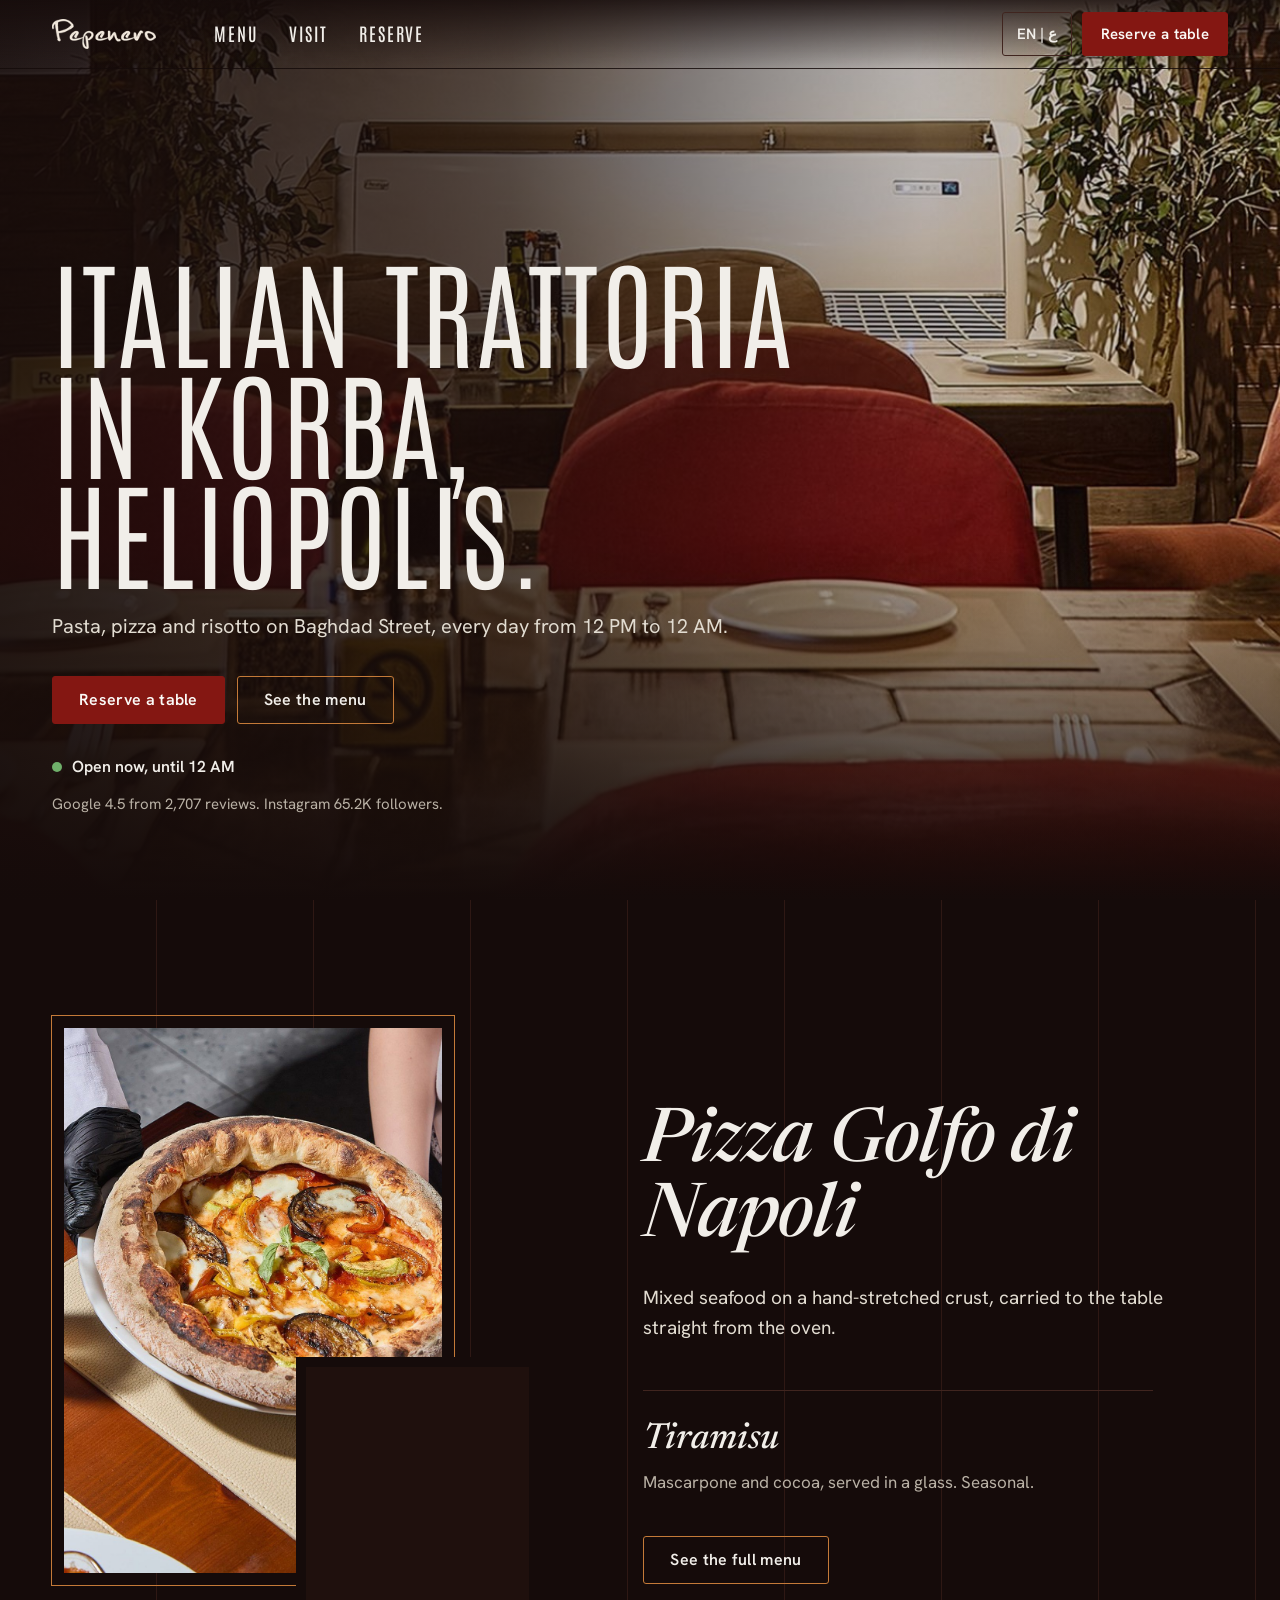
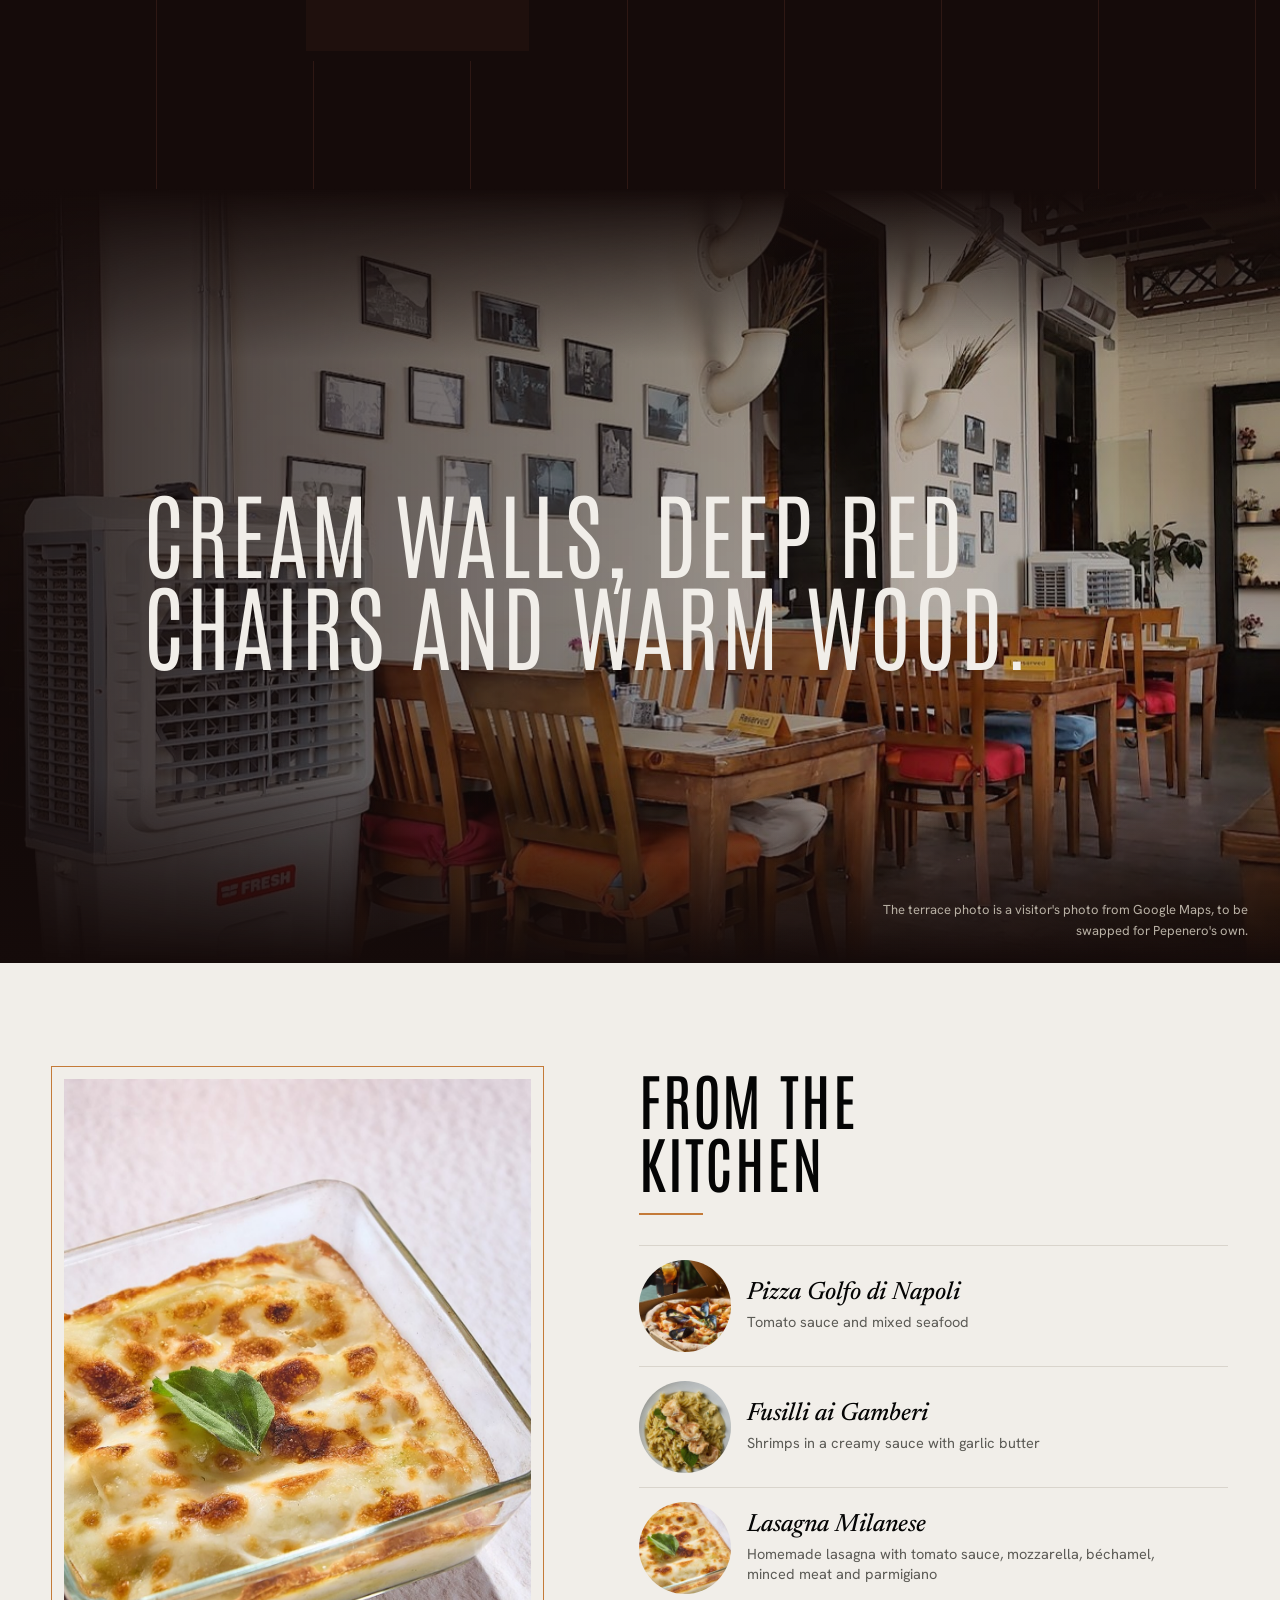
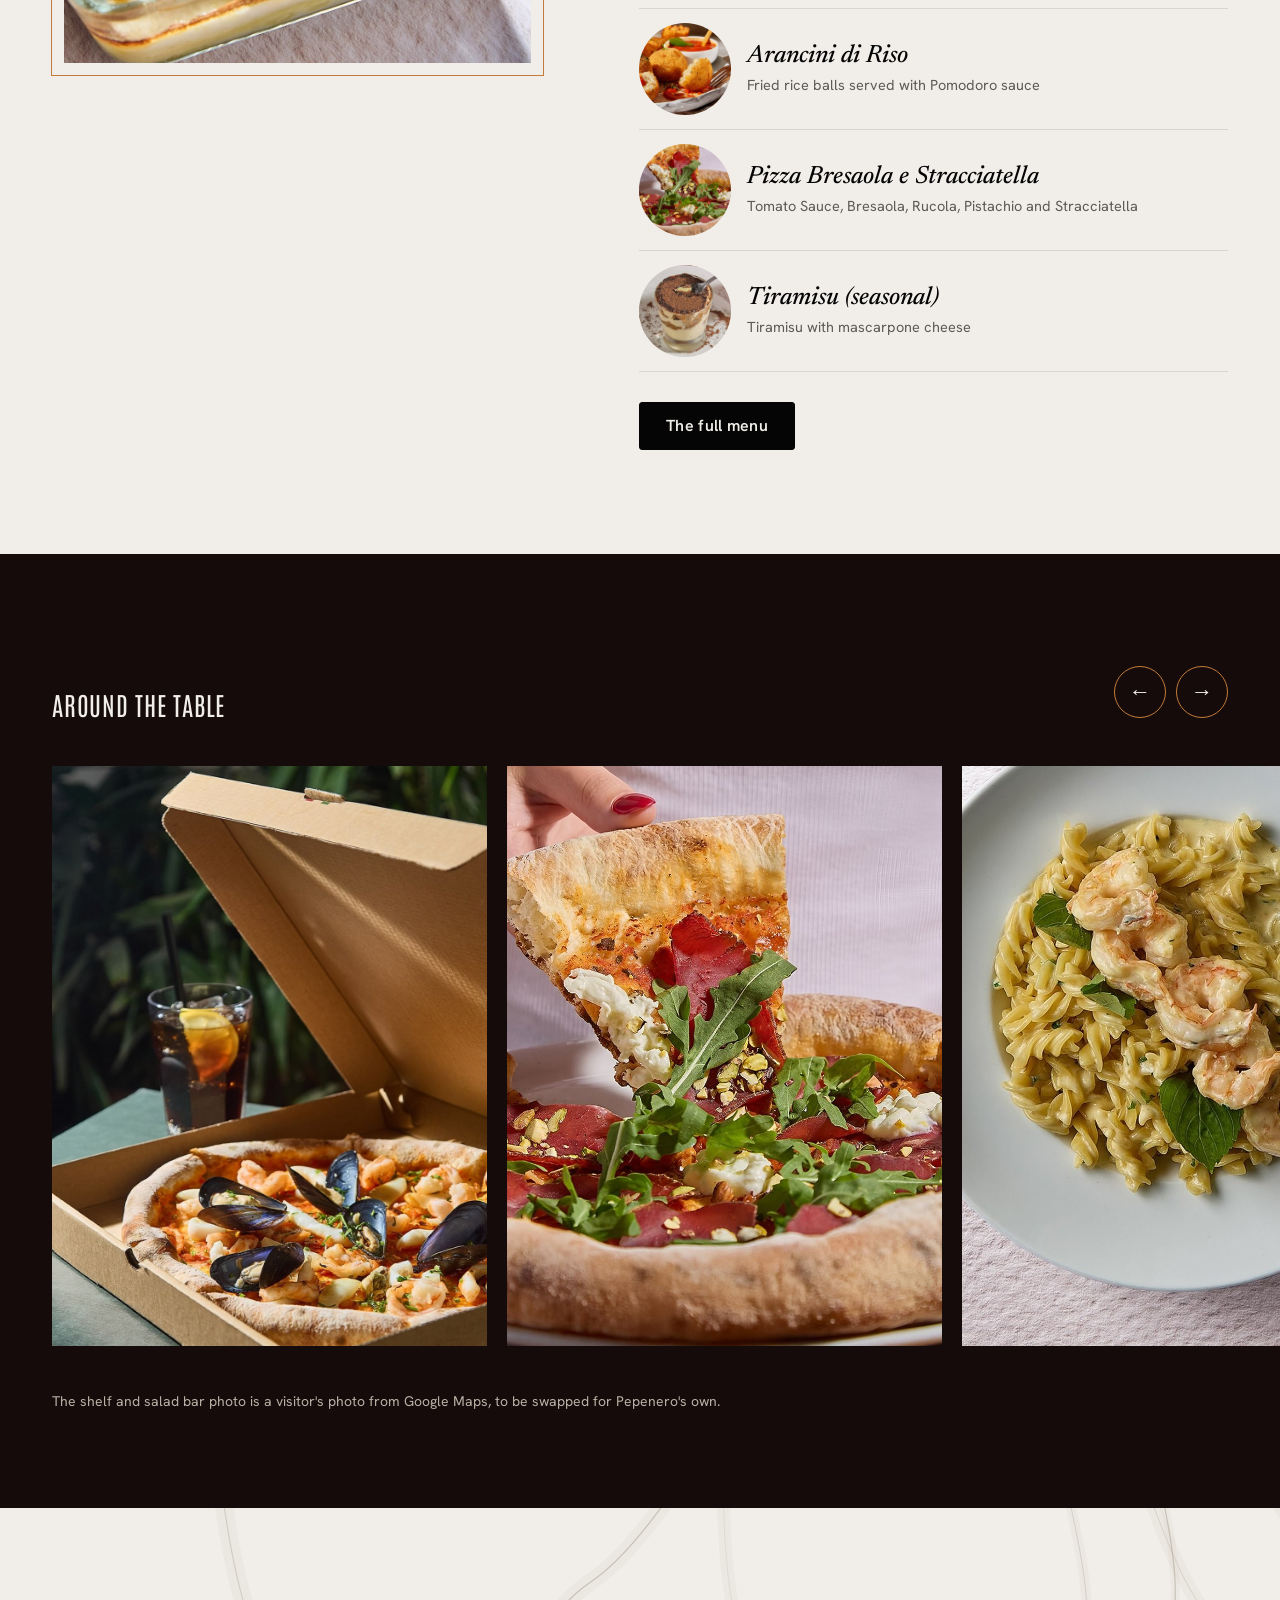
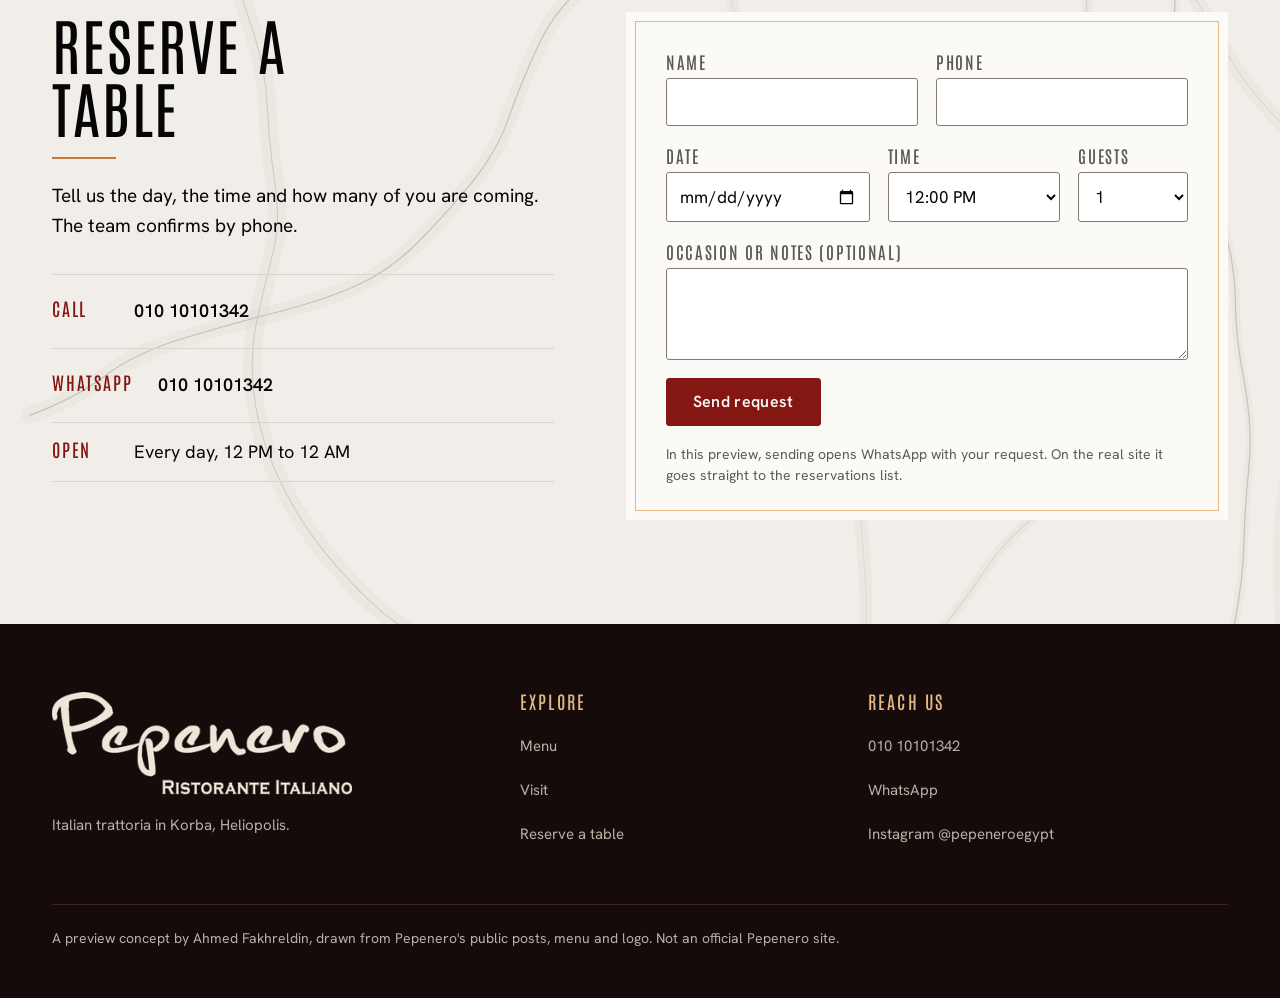
<file: index.html>
<!doctype html>
<html lang="en"><head><meta charset="utf-8"><meta name="viewport" content="width=device-width,initial-scale=1">
<title>Pepenero | Italian trattoria in Korba, Heliopolis</title>
<meta name="description" content="Pepenero, an Italian trattoria on Baghdad Street in Korba, Heliopolis. Pasta, pizza, risotto, menu, hours, directions and table requests."><meta name="theme-color" content="#150B0A"><meta name="robots" content="noindex">
<meta property="og:title" content="Pepenero | Italian trattoria in Korba, Heliopolis"><meta property="og:description" content="Pepenero, an Italian trattoria on Baghdad Street in Korba, Heliopolis. Pasta, pizza, risotto, menu, hours, directions and table requests."><meta property="og:image" content="img/pepenero/full/hero.jpg">
<link rel="icon" type="image/png" href="img/pepenero/icon.png">
<script>document.documentElement.classList.add("js")</script>
<link rel="stylesheet" href="fonts.css"><link rel="stylesheet" href="site.css"></head><body data-open="720" data-close="0" data-open-text="Open now, until 12 AM" data-closed-text="Closed now, opens at 12 PM" data-wa="201010101342">
<a class="skip" href="#main">Skip to content</a><header class="hdr hdr--over"><div class="wrap">
 <a class="brand" href="index.html" aria-label="Pepenero, home"><img src="img/pepenero/mark-cream.png" alt="Pepenero" width="139" height="40"></a>
 <nav class="nav" aria-label="Main"><a href="menu.html">Menu</a><a href="visit.html">Visit</a><a href="index.html#reserve">Reserve</a></nav>
 <div class="hr"><button class="lang js-ar" type="button" aria-label="Switch to Arabic">EN | ع</button><a class="btn sm" href="index.html#reserve">Reserve a table</a></div>
 <button class="burger" type="button" aria-expanded="false" aria-controls="mnav" aria-label="Open menu"><i></i><i></i><i></i></button>
</div></header>
<nav class="mnav" id="mnav" aria-label="Menu"><a href="menu.html">Menu</a><a href="visit.html">Visit</a><a href="index.html#reserve">Reserve a table</a><a href="https://www.instagram.com/pepeneroegypt/" target="_blank" rel="noopener">Instagram</a>
 <a class="sub js-ar" href="#" onclick="return false">Arabic version: part of the full build</a></nav>
<main id="main">
<section class="hero2">
 <div class="hbg"><img src="img/pepenero/full/hero.jpg" alt="The Pepenero dining room: the brush-script name on a cream wall above deep red chairs and wooden tables" width="1200" height="1600" fetchpriority="high" style="object-position:50% 88%"></div>
 <div class="wrap hwrap">
  <h1><span class="ln">Italian trattoria</span> <span class="ln">in Korba,</span> <span class="ln">Heliopolis.</span></h1>
  <p class="sub">Pasta, pizza and risotto on Baghdad Street, every day from 12 PM to 12 AM.</p>
  <div class="cta"><a class="btn" href="#reserve">Reserve a table</a><a class="btn ghost" href="menu.html">See the menu</a></div>
  <p class="status js-status">Open every day, 12 PM to 12 AM</p>
  <p class="proof">Google 4.5 from 2,707 reviews. Instagram 65.2K followers.</p>
 </div>
</section>

<section class="sigf"><div class="wrap">
 <div class="sf-fig">
  <figure class="sf-main px ob rv"><img data-px="40" src="img/pepenero/full/sig_pizza.jpg" alt="A seafood pizza carried to the table by a waiter in black gloves" width="1200" height="1600" loading="lazy" decoding="async"></figure>
  <figure class="sf-sub px rv" style="--d:.18s"><img data-px="-30" src="img/pepenero/full/tiramisu.jpg" alt="A spoon dipping into tiramisu in a glass, cocoa dusted on the plate" width="1200" height="1600" loading="lazy" decoding="async"></figure>
 </div>
 <div class="sf-copy">
  <h2 class="rv">Pizza Golfo di Napoli</h2>
  <p class="lead rv" style="--d:.1s">Mixed seafood on a hand-stretched crust, carried to the table straight from the oven.</p>
  <div class="sf2 rv" style="--d:.2s"><h3>Tiramisu</h3><p>Mascarpone and cocoa, served in a glass. Seasonal.</p></div>
  <div class="cta rv" style="--d:.3s"><a class="btn ghost" href="menu.html">See the full menu</a></div>
 </div>
</div></section>

<section class="pband">
 <div class="pimg"><img data-px="55" src="img/pepenero/full/terrace_maps.jpg" alt="Wooden tables and chairs along the terrace, framed photos on the wall" width="1199" height="1600" loading="lazy" decoding="async"></div>
 <div class="wrap"><p class="bigline rv">Cream walls, deep red chairs and warm wood.</p></div>
 <p class="pcap">The terrace photo is a visitor&#x27;s photo from Google Maps, to be swapped for Pepenero&#x27;s own.</p>
</section>

<section class="sec kitchen"><div class="wrap">
 <figure class="kfig px ob"><img data-px="40" src="img/pepenero/full/lasagna.jpg" alt="Baked lasagna in a glass dish with a basil leaf" width="1200" height="1600" loading="lazy" decoding="async"></figure>
 <div>
  <h2 class="rv">From the kitchen</h2><span class="rule"></span>
  <ul class="rows"><li><span class="th"><img src="img/pepenero/dishes/golfo.jpg" alt="" width="600" height="400"></span><span class="it"><i>Pizza Golfo di Napoli</i><small>Tomato sauce and mixed seafood</small></span></li><li><span class="th"><img src="img/pepenero/dishes/fusilli.jpg" alt="" width="600" height="400"></span><span class="it"><i>Fusilli ai Gamberi</i><small>Shrimps in a creamy sauce with garlic butter</small></span></li><li><span class="th"><img src="img/pepenero/dishes/lasagna.jpg" alt="" width="600" height="400"></span><span class="it"><i>Lasagna Milanese</i><small>Homemade lasagna with tomato sauce, mozzarella, béchamel, minced meat and parmigiano</small></span></li><li><span class="th"><img src="img/pepenero/dishes/arancini.jpg" alt="" width="600" height="400"></span><span class="it"><i>Arancini di Riso</i><small>Fried rice balls served with Pomodoro sauce</small></span></li><li><span class="th"><img src="img/pepenero/dishes/bresaola.jpg" alt="" width="600" height="400"></span><span class="it"><i>Pizza Bresaola e Stracciatella</i><small>Tomato Sauce, Bresaola, Rucola, Pistachio and Stracciatella</small></span></li><li><span class="th"><img src="img/pepenero/dishes/tiramisu.jpg" alt="" width="600" height="400"></span><span class="it"><i>Tiramisu (seasonal)</i><small>Tiramisu with mascarpone cheese</small></span></li></ul>
  <div class="more rv"><a class="btn dk" href="menu.html">The full menu</a></div>
 </div>
</div></section>

<section class="evening">
 <div class="wrap ehead"><h2 class="rv">Around the table</h2>
  <div class="gnav"><button type="button" class="js-prev" aria-label="Previous photos">&#8592;</button><button type="button" class="js-next" aria-label="Next photos">&#8594;</button></div></div>
 <div class="track js-track" tabindex="0" role="region" aria-label="Photos of Pepenero, scroll sideways"><figure><img src="img/pepenero/full/pizza_box.jpg" alt="A seafood pizza with mussels, in an open box" width="1200" height="1360" loading="lazy" decoding="async"></figure><figure><img src="img/pepenero/full/bresaola.jpg" alt="A hand lifting a slice of bresaola, rocket and stracciatella pizza" width="1200" height="1120" loading="lazy" decoding="async"></figure><figure><img src="img/pepenero/full/pasta_shrimp.jpg" alt="Fusilli with shrimp and basil in a white bowl" width="1200" height="1080" loading="lazy" decoding="async"></figure><figure><img src="img/pepenero/full/shelves_maps.jpg" alt="Warm wood shelving with books, baskets and a salad bar display" width="1200" height="1600" loading="lazy" decoding="async"></figure><figure><img src="img/pepenero/full/spaghetti.jpg" alt="Close-up of spaghetti in tomato sauce with a basil leaf" width="1200" height="640" loading="lazy" decoding="async"></figure></div>
 <div class="wrap"><p class="cap">The shelf and salad bar photo is a visitor&#x27;s photo from Google Maps, to be swapped for Pepenero&#x27;s own.</p></div>
</section>

<section class="sec reserve" id="reserve"><svg class="marble" viewBox="0 0 1600 900" preserveAspectRatio="xMidYMid slice" aria-hidden="true" focusable="false"><path d="M842.2,-20.0 Q782.3,65.5 740.1,93.6 Q697.9,121.7 674.8,170.3 Q651.8,219.0 636.5,263.3 Q621.3,307.7 587.6,348.4 Q553.9,389.2 520.4,422.5 Q486.9,455.8 445.8,474.4 Q404.7,492.9 344.7,508.1 Q284.7,523.2 226.4,541.3 Q168.1,559.4 131.1,587.4 Q94.1,615.3 37.6,636.4" fill="none" stroke="#CBC5BA" stroke-width="21.2" stroke-opacity=".16" stroke-linecap="round"/><path d="M842.2,-20.0 Q782.3,65.5 740.1,93.6 Q697.9,121.7 674.8,170.3 Q651.8,219.0 636.5,263.3 Q621.3,307.7 587.6,348.4 Q553.9,389.2 520.4,422.5 Q486.9,455.8 445.8,474.4 Q404.7,492.9 344.7,508.1 Q284.7,523.2 226.4,541.3 Q168.1,559.4 131.1,587.4 Q94.1,615.3 37.6,636.4" fill="none" stroke="#9D968A" stroke-width="1.49" stroke-opacity="0.48" stroke-linecap="round"/><path d="M-125.8,-20.0 Q-71.3,63.5 -64.8,118.5 Q-58.3,173.5 -65.1,224.1 Q-71.8,274.7 -97.1,316.2 Q-122.3,357.7 -141.0,399.4 Q-159.7,441.0 -180.5,488.1 Q-201.3,535.2 -207.8,593.2 Q-214.4,651.1 -213.3,709.3 Q-212.2,767.4 -214.0,807.6 Q-215.7,847.8 -226.8,895.8 Q-237.9,943.9 -241.1,998.3" fill="none" stroke="#CBC5BA" stroke-width="13.6" stroke-opacity=".16" stroke-linecap="round"/><path d="M-125.8,-20.0 Q-71.3,63.5 -64.8,118.5 Q-58.3,173.5 -65.1,224.1 Q-71.8,274.7 -97.1,316.2 Q-122.3,357.7 -141.0,399.4 Q-159.7,441.0 -180.5,488.1 Q-201.3,535.2 -207.8,593.2 Q-214.4,651.1 -213.3,709.3 Q-212.2,767.4 -214.0,807.6 Q-215.7,847.8 -226.8,895.8 Q-237.9,943.9 -241.1,998.3" fill="none" stroke="#9D968A" stroke-width="0.68" stroke-opacity="0.50" stroke-linecap="round"/><path d="M1587.3,-20.0 Q1639.9,65.3 1659.0,114.8 Q1678.0,164.2 1694.9,206.0 Q1711.7,247.7 1737.6,282.9 Q1763.5,318.1 1783.8,370.0 Q1804.2,421.9 1808.4,462.8 Q1812.7,503.7 1802.1,557.3 Q1791.5,611.0 1764.0,652.9 Q1736.4,694.9 1728.6,746.7 Q1720.7,798.5 1721.2,843.8 Q1721.7,889.1 1734.1,941.7" fill="none" stroke="#CBC5BA" stroke-width="16.3" stroke-opacity=".16" stroke-linecap="round"/><path d="M1587.3,-20.0 Q1639.9,65.3 1659.0,114.8 Q1678.0,164.2 1694.9,206.0 Q1711.7,247.7 1737.6,282.9 Q1763.5,318.1 1783.8,370.0 Q1804.2,421.9 1808.4,462.8 Q1812.7,503.7 1802.1,557.3 Q1791.5,611.0 1764.0,652.9 Q1736.4,694.9 1728.6,746.7 Q1720.7,798.5 1721.2,843.8 Q1721.7,889.1 1734.1,941.7" fill="none" stroke="#9D968A" stroke-width="1.03" stroke-opacity="0.39" stroke-linecap="round"/><path d="M903.6,-20.0 Q906.8,90.0 917.7,132.7 Q928.7,175.3 942.0,227.1 Q955.4,279.0 969.5,334.6 Q983.5,390.2 1005.4,443.8 Q1027.2,497.5 1047.2,541.7 Q1067.2,585.8 1066.7,631.9 Q1066.1,678.0 1071.7,728.1 Q1077.2,778.2 1080.9,829.5 Q1084.7,880.9 1080.4,929.7 Q1076.2,978.6 1074.6,1029.3" fill="none" stroke="#CBC5BA" stroke-width="16.1" stroke-opacity=".16" stroke-linecap="round"/><path d="M903.6,-20.0 Q906.8,90.0 917.7,132.7 Q928.7,175.3 942.0,227.1 Q955.4,279.0 969.5,334.6 Q983.5,390.2 1005.4,443.8 Q1027.2,497.5 1047.2,541.7 Q1067.2,585.8 1066.7,631.9 Q1066.1,678.0 1071.7,728.1 Q1077.2,778.2 1080.9,829.5 Q1084.7,880.9 1080.4,929.7 Q1076.2,978.6 1074.6,1029.3" fill="none" stroke="#9D968A" stroke-width="0.61" stroke-opacity="0.34" stroke-linecap="round"/><path d="M1736.6,-20.0 Q1698.0,63.6 1689.7,116.9 Q1681.4,170.2 1691.8,227.1 Q1702.2,284.1 1709.7,325.8 Q1717.3,367.5 1705.5,407.2 Q1693.8,447.0 1680.8,490.3 Q1667.8,533.7 1647.7,586.5 Q1627.5,639.2 1616.0,688.0 Q1604.6,736.8 1602.2,782.2 Q1599.9,827.5 1603.8,883.8 Q1607.7,940.0 1593.4,978.5" fill="none" stroke="#CBC5BA" stroke-width="20.3" stroke-opacity=".16" stroke-linecap="round"/><path d="M1736.6,-20.0 Q1698.0,63.6 1689.7,116.9 Q1681.4,170.2 1691.8,227.1 Q1702.2,284.1 1709.7,325.8 Q1717.3,367.5 1705.5,407.2 Q1693.8,447.0 1680.8,490.3 Q1667.8,533.7 1647.7,586.5 Q1627.5,639.2 1616.0,688.0 Q1604.6,736.8 1602.2,782.2 Q1599.9,827.5 1603.8,883.8 Q1607.7,940.0 1593.4,978.5" fill="none" stroke="#9D968A" stroke-width="0.97" stroke-opacity="0.45" stroke-linecap="round"/><path d="M1434.7,-20.0 Q1465.9,67.6 1489.8,107.7 Q1513.7,147.9 1535.0,185.8 Q1556.2,223.7 1591.1,260.3 Q1625.9,296.9 1664.0,324.9 Q1702.0,352.9 1731.6,390.3 Q1761.1,427.7 1792.9,467.2 Q1824.6,506.7 1861.2,546.7 Q1897.7,586.8 1943.7,609.4 Q1989.8,632.0 2030.0,662.5 Q2070.2,693.0 2111.7,729.6" fill="none" stroke="#CBC5BA" stroke-width="18.3" stroke-opacity=".16" stroke-linecap="round"/><path d="M1434.7,-20.0 Q1465.9,67.6 1489.8,107.7 Q1513.7,147.9 1535.0,185.8 Q1556.2,223.7 1591.1,260.3 Q1625.9,296.9 1664.0,324.9 Q1702.0,352.9 1731.6,390.3 Q1761.1,427.7 1792.9,467.2 Q1824.6,506.7 1861.2,546.7 Q1897.7,586.8 1943.7,609.4 Q1989.8,632.0 2030.0,662.5 Q2070.2,693.0 2111.7,729.6" fill="none" stroke="#9D968A" stroke-width="0.79" stroke-opacity="0.44" stroke-linecap="round"/><path d="M1333.8,-20.0 Q1359.0,87.5 1358.5,132.3 Q1357.9,177.2 1365.9,216.7 Q1373.8,256.2 1397.2,299.6 Q1420.7,343.1 1429.0,385.9 Q1437.3,428.7 1430.7,474.9 Q1424.1,521.1 1407.2,576.6 Q1390.3,632.1 1365.6,681.1 Q1340.9,730.1 1300.7,757.9 Q1260.5,785.7 1228.1,834.5 Q1195.8,883.3 1158.5,926.7" fill="none" stroke="#CBC5BA" stroke-width="12.6" stroke-opacity=".16" stroke-linecap="round"/><path d="M1333.8,-20.0 Q1359.0,87.5 1358.5,132.3 Q1357.9,177.2 1365.9,216.7 Q1373.8,256.2 1397.2,299.6 Q1420.7,343.1 1429.0,385.9 Q1437.3,428.7 1430.7,474.9 Q1424.1,521.1 1407.2,576.6 Q1390.3,632.1 1365.6,681.1 Q1340.9,730.1 1300.7,757.9 Q1260.5,785.7 1228.1,834.5 Q1195.8,883.3 1158.5,926.7" fill="none" stroke="#9D968A" stroke-width="0.83" stroke-opacity="0.47" stroke-linecap="round"/><path d="M1451.4,-20.0 Q1471.7,73.3 1468.7,119.5 Q1465.8,165.7 1481.1,205.3 Q1496.5,244.8 1504.5,292.7 Q1512.6,340.5 1528.3,395.1 Q1544.0,449.7 1544.2,494.0 Q1544.3,538.3 1555.2,594.3 Q1566.1,650.4 1561.0,702.8 Q1555.9,755.1 1554.8,799.0 Q1553.7,843.0 1542.5,900.7 Q1531.3,958.5 1522.3,1010.5" fill="none" stroke="#CBC5BA" stroke-width="11.0" stroke-opacity=".16" stroke-linecap="round"/><path d="M1451.4,-20.0 Q1471.7,73.3 1468.7,119.5 Q1465.8,165.7 1481.1,205.3 Q1496.5,244.8 1504.5,292.7 Q1512.6,340.5 1528.3,395.1 Q1544.0,449.7 1544.2,494.0 Q1544.3,538.3 1555.2,594.3 Q1566.1,650.4 1561.0,702.8 Q1555.9,755.1 1554.8,799.0 Q1553.7,843.0 1542.5,900.7 Q1531.3,958.5 1522.3,1010.5" fill="none" stroke="#9D968A" stroke-width="1.57" stroke-opacity="0.45" stroke-linecap="round"/><path d="M277.3,-20.0 Q291.8,87.0 311.6,142.6 Q331.5,198.3 333.9,247.7 Q336.2,297.1 343.7,346.4 Q351.1,395.7 340.8,435.2 Q330.5,474.8 321.0,518.9 Q311.6,563.0 317.6,611.3 Q323.6,659.7 344.4,706.6 Q365.2,753.6 393.6,791.8 Q422.0,830.1 461.4,868.1 Q500.8,906.2 550.1,925.8" fill="none" stroke="#CBC5BA" stroke-width="22.8" stroke-opacity=".16" stroke-linecap="round"/><path d="M277.3,-20.0 Q291.8,87.0 311.6,142.6 Q331.5,198.3 333.9,247.7 Q336.2,297.1 343.7,346.4 Q351.1,395.7 340.8,435.2 Q330.5,474.8 321.0,518.9 Q311.6,563.0 317.6,611.3 Q323.6,659.7 344.4,706.6 Q365.2,753.6 393.6,791.8 Q422.0,830.1 461.4,868.1 Q500.8,906.2 550.1,925.8" fill="none" stroke="#9D968A" stroke-width="1.37" stroke-opacity="0.34" stroke-linecap="round"/></svg><div class="wrap">
 <div class="rcopy">
  <h2>Reserve a table</h2><span class="rule"></span>
  <p class="lead">Tell us the day, the time and how many of you are coming. The team confirms by phone.</p>
  <ul class="ways"><li><span>Call</span><a href="tel:+201010101342">010 10101342</a></li><li><span>WhatsApp</span><a href="https://wa.me/201010101342" target="_blank" rel="noopener">010 10101342</a></li><li><span>Open</span>Every day, 12 PM to 12 AM</li></ul>
 </div>
 <form class="rform js-rform" id="rform" novalidate>
  <div class="two"><div class="fld"><label for="rf-name">Name</label><input id="rf-name" name="name" autocomplete="name" required></div><div class="fld"><label for="rf-phone">Phone</label><input id="rf-phone" name="phone" type="tel" autocomplete="tel" inputmode="tel" required></div></div>
  <div class="three"><div class="fld"><label for="rf-date">Date</label><input id="rf-date" name="date" type="date" required></div><div class="fld"><label for="rf-time">Time</label><select id="rf-time" name="time"><option>12:00 PM</option><option>12:30 PM</option><option>1:00 PM</option><option>1:30 PM</option><option>2:00 PM</option><option>2:30 PM</option><option>3:00 PM</option><option>3:30 PM</option><option>4:00 PM</option><option>4:30 PM</option><option>5:00 PM</option><option>5:30 PM</option><option>6:00 PM</option><option>6:30 PM</option><option>7:00 PM</option><option>7:30 PM</option><option>8:00 PM</option><option>8:30 PM</option><option>9:00 PM</option><option>9:30 PM</option><option>10:00 PM</option><option>10:30 PM</option><option>11:00 PM</option><option>11:30 PM</option></select></div><div class="fld"><label for="rf-guests">Guests</label><select id="rf-guests" name="guests"><option>1</option><option>2</option><option>3</option><option>4</option><option>5</option><option>6</option><option>7</option><option>8</option><option>9</option><option>10</option><option>11</option><option>12</option></select></div></div>
  <div class="fld"><label for="rf-notes">Occasion or notes (optional)</label><textarea id="rf-notes" name="notes" rows="3"></textarea></div>
  <p class="rerr" id="rf-err" role="alert" hidden></p>
  <button class="btn" type="submit">Send request</button>
  <p class="fine">In this preview, sending opens WhatsApp with your request. On the real site it goes straight to the reservations list.</p>
  <a class="js-mail" href="#" hidden tabindex="-1" aria-hidden="true">send</a>
 </form>
</div></section>
</main><footer class="ftr"><div class="wrap">
 <div><img src="img/pepenero/logo-cream.png" alt="Pepenero, Ristorante Italiano" width="350" height="120"><p style="margin-top:18px">Italian trattoria in Korba, Heliopolis.</p></div>
 <div><h4>Explore</h4><ul><li><a href="menu.html">Menu</a></li><li><a href="visit.html">Visit</a></li><li><a href="index.html#reserve">Reserve a table</a></li></ul></div>
 <div><h4>Reach us</h4><ul><li><a href="tel:+201010101342">010 10101342</a></li><li><a href="https://wa.me/201010101342" target="_blank" rel="noopener">WhatsApp</a></li><li><a href="https://www.instagram.com/pepeneroegypt/" target="_blank" rel="noopener">Instagram @pepeneroegypt</a></li></ul></div>
 <p class="fine">A preview concept by Ahmed Fakhreldin, drawn from Pepenero's public posts, menu and logo. Not an official Pepenero site.</p>
</div></footer><nav class="mbar" aria-label="Quick actions"><a class="main" href="index.html#reserve">Reserve</a><a href="menu.html">Menu</a><a href="tel:+201010101342">Call</a></nav><div class="toast" role="status" aria-live="polite">The Arabic version is part of the full build.</div><script src="app.js"></script></body></html>
</file>
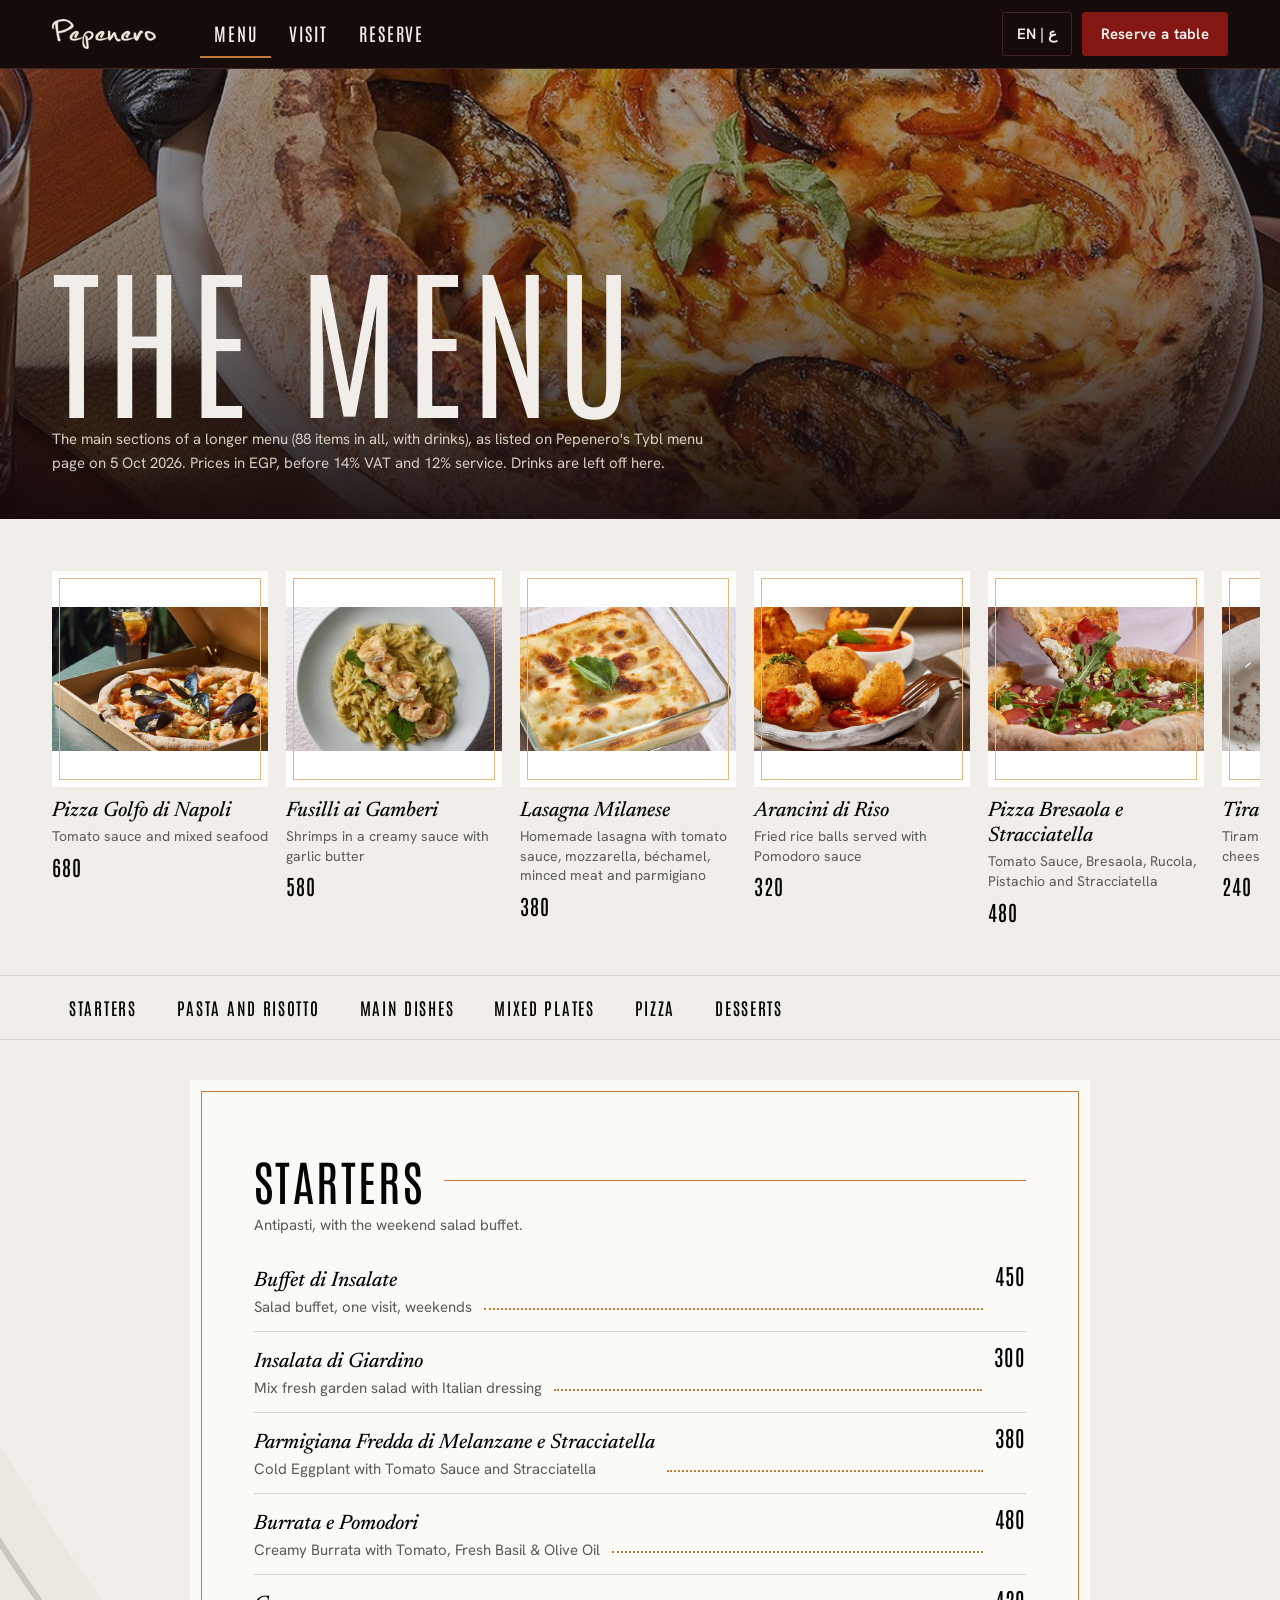
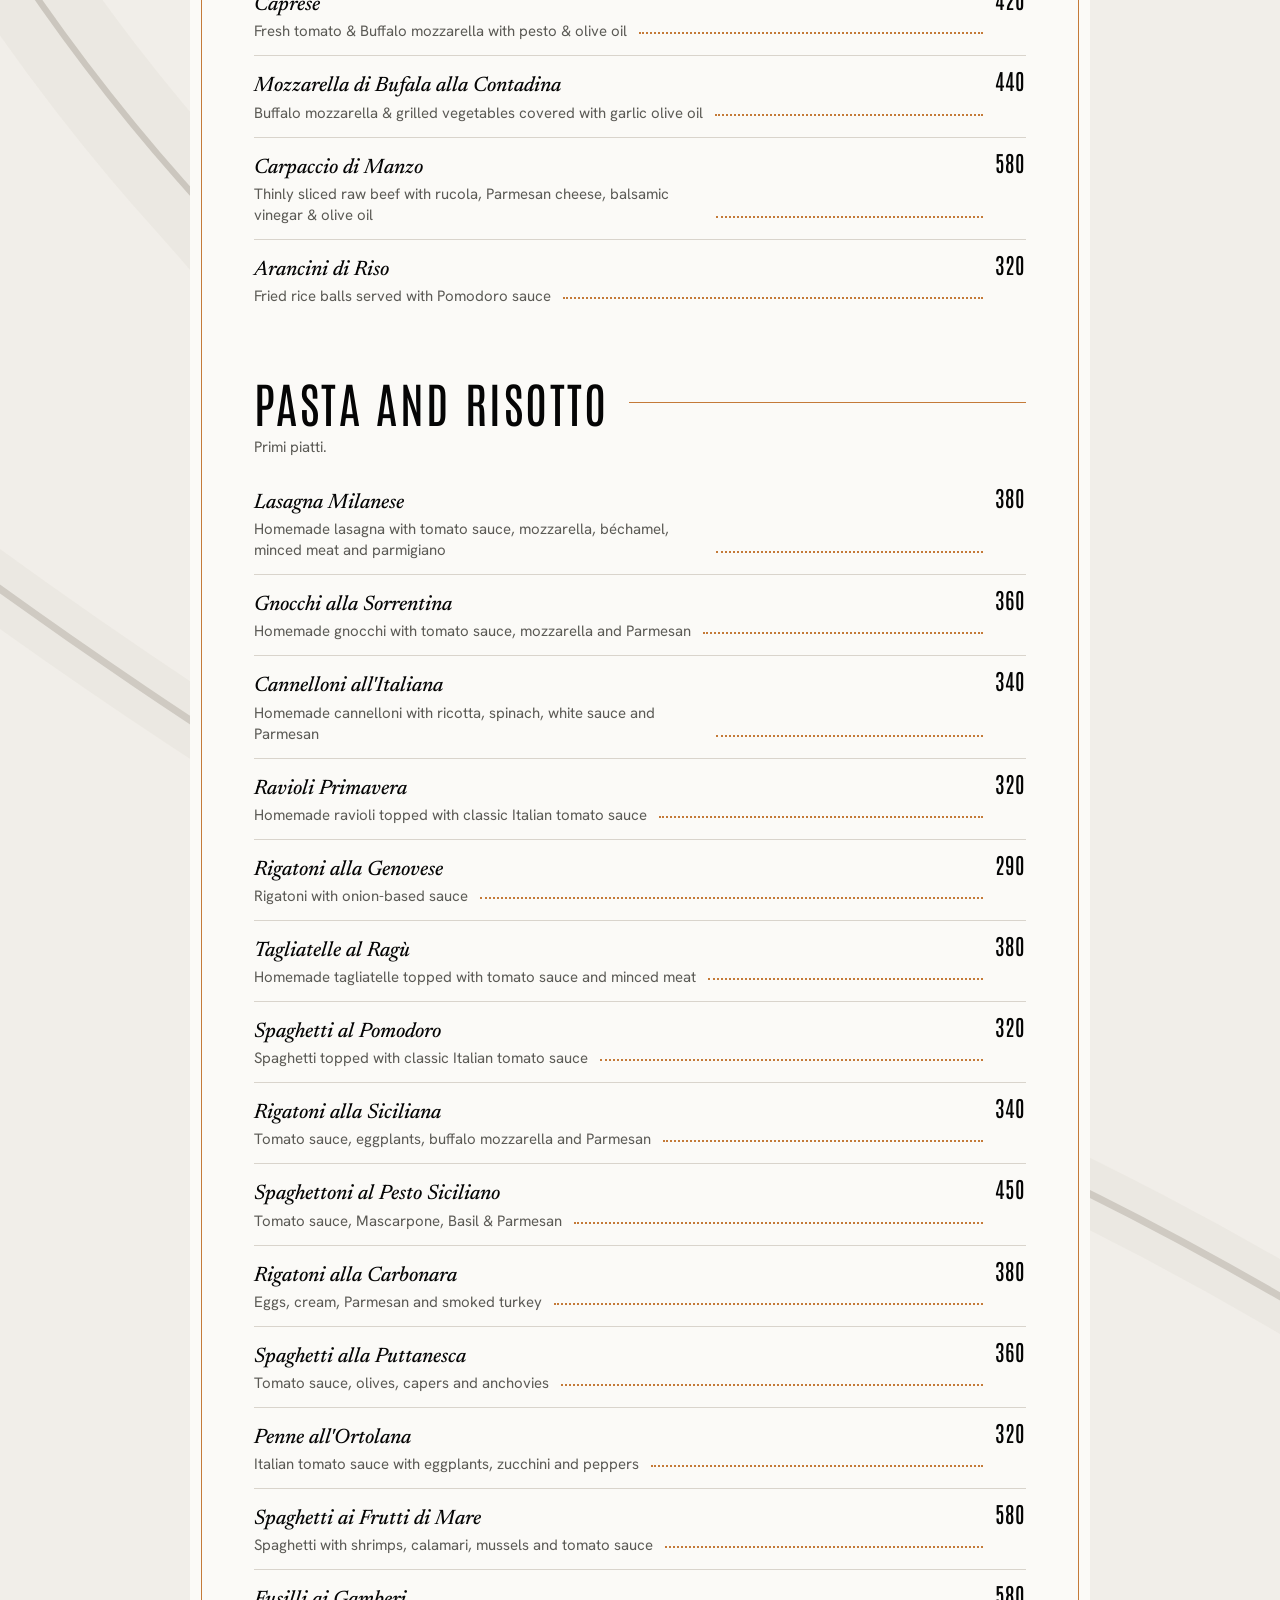
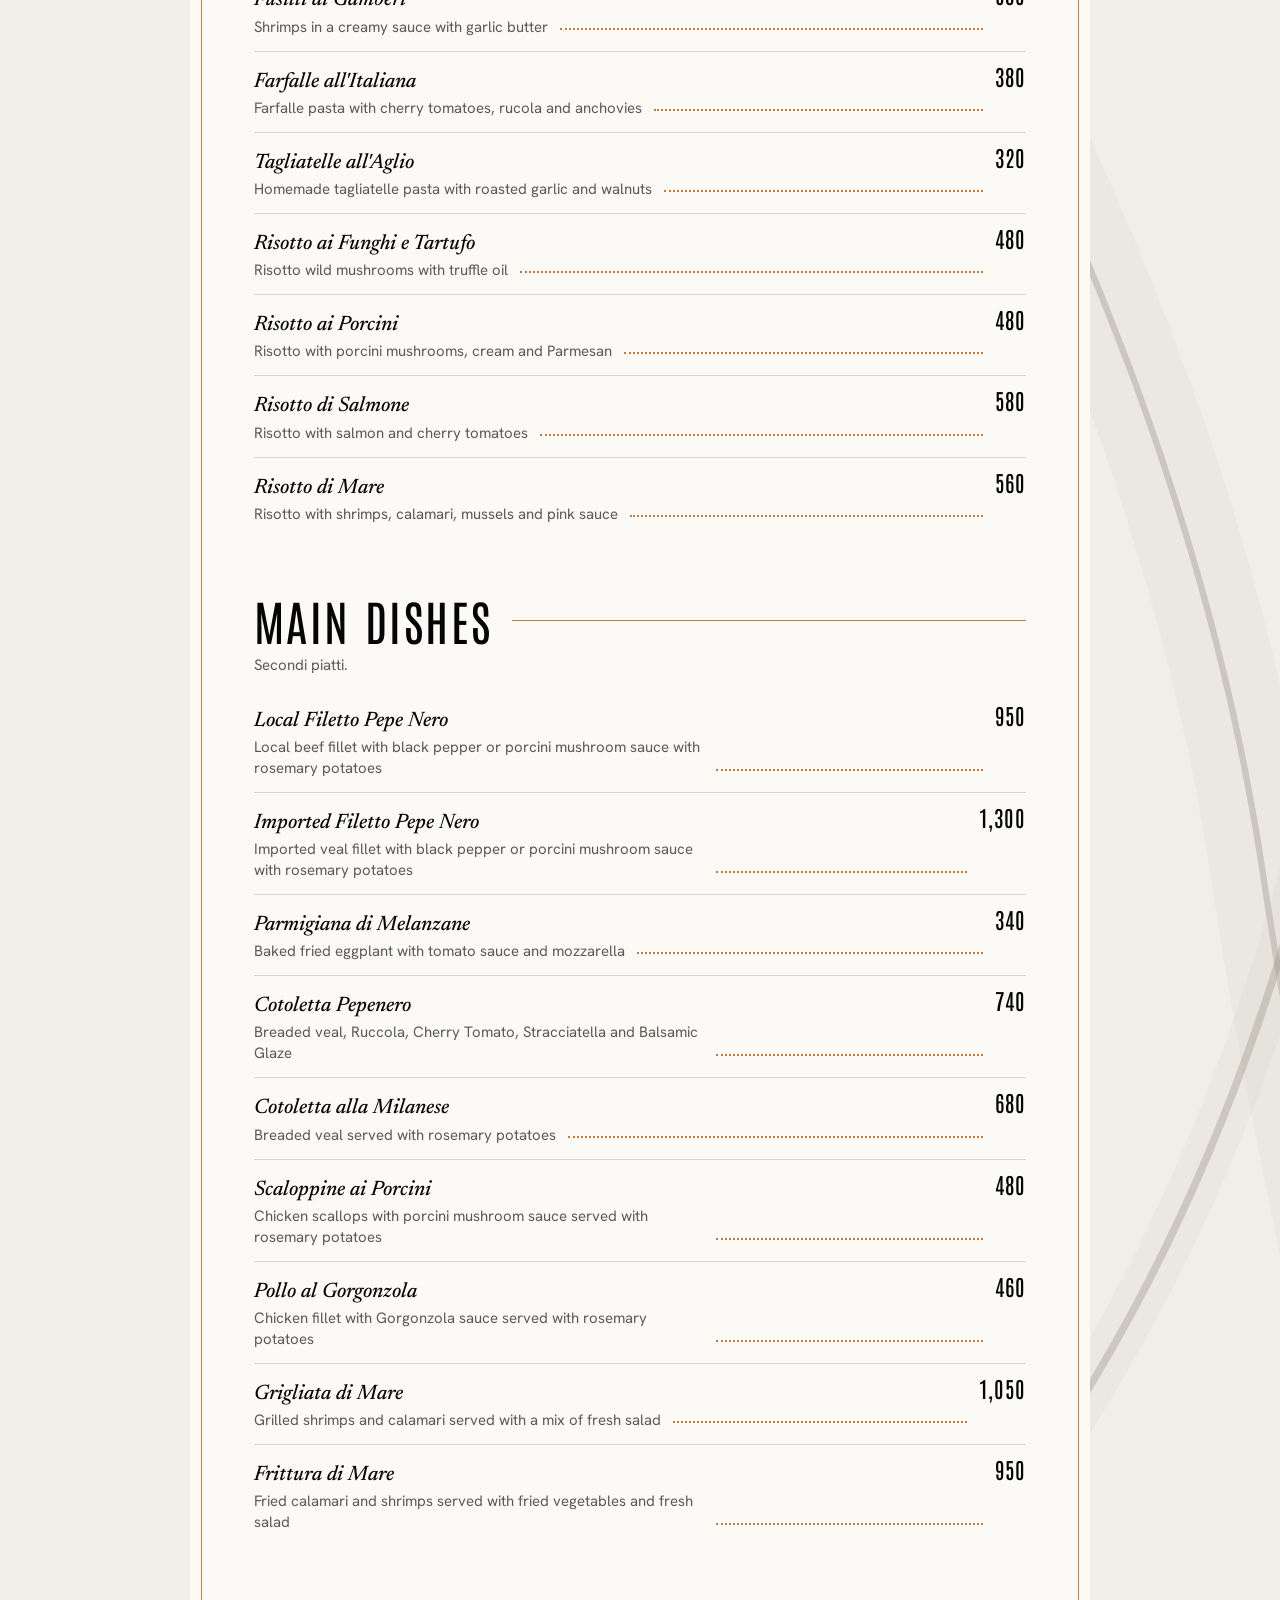
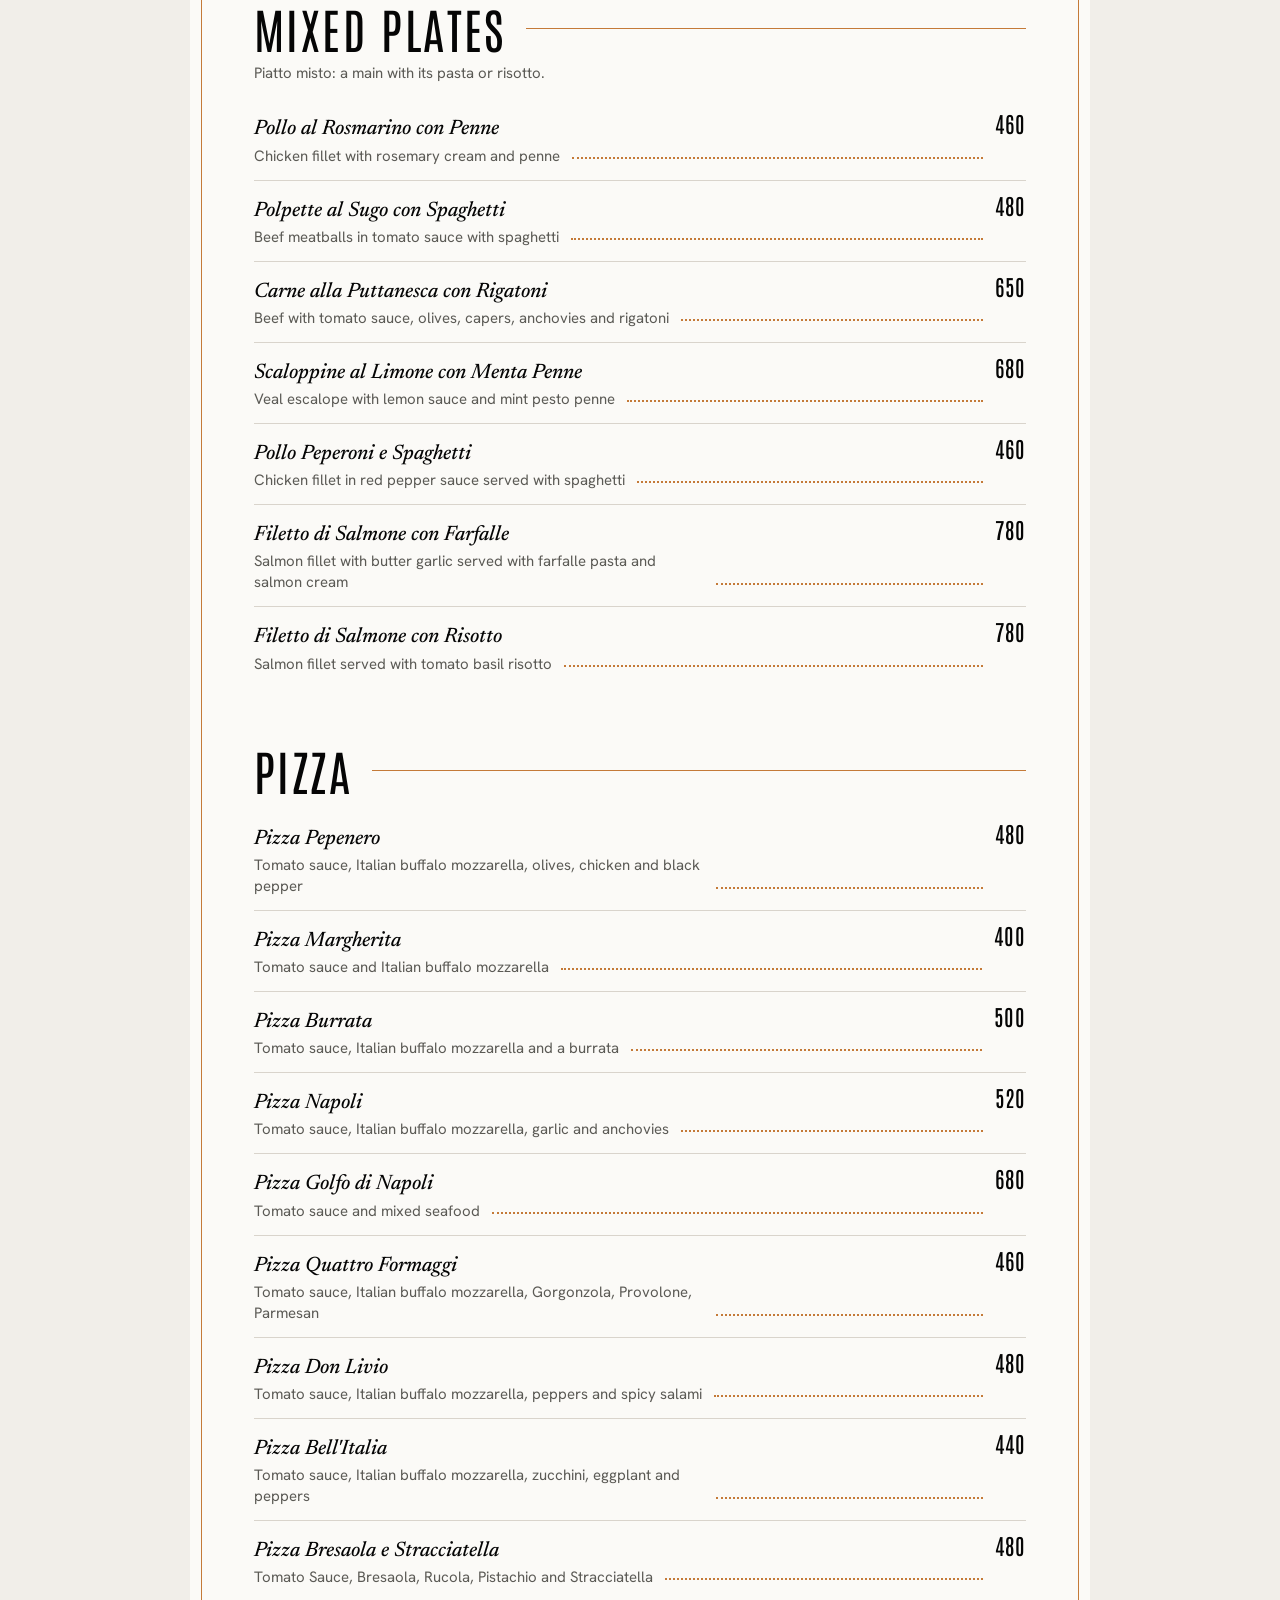
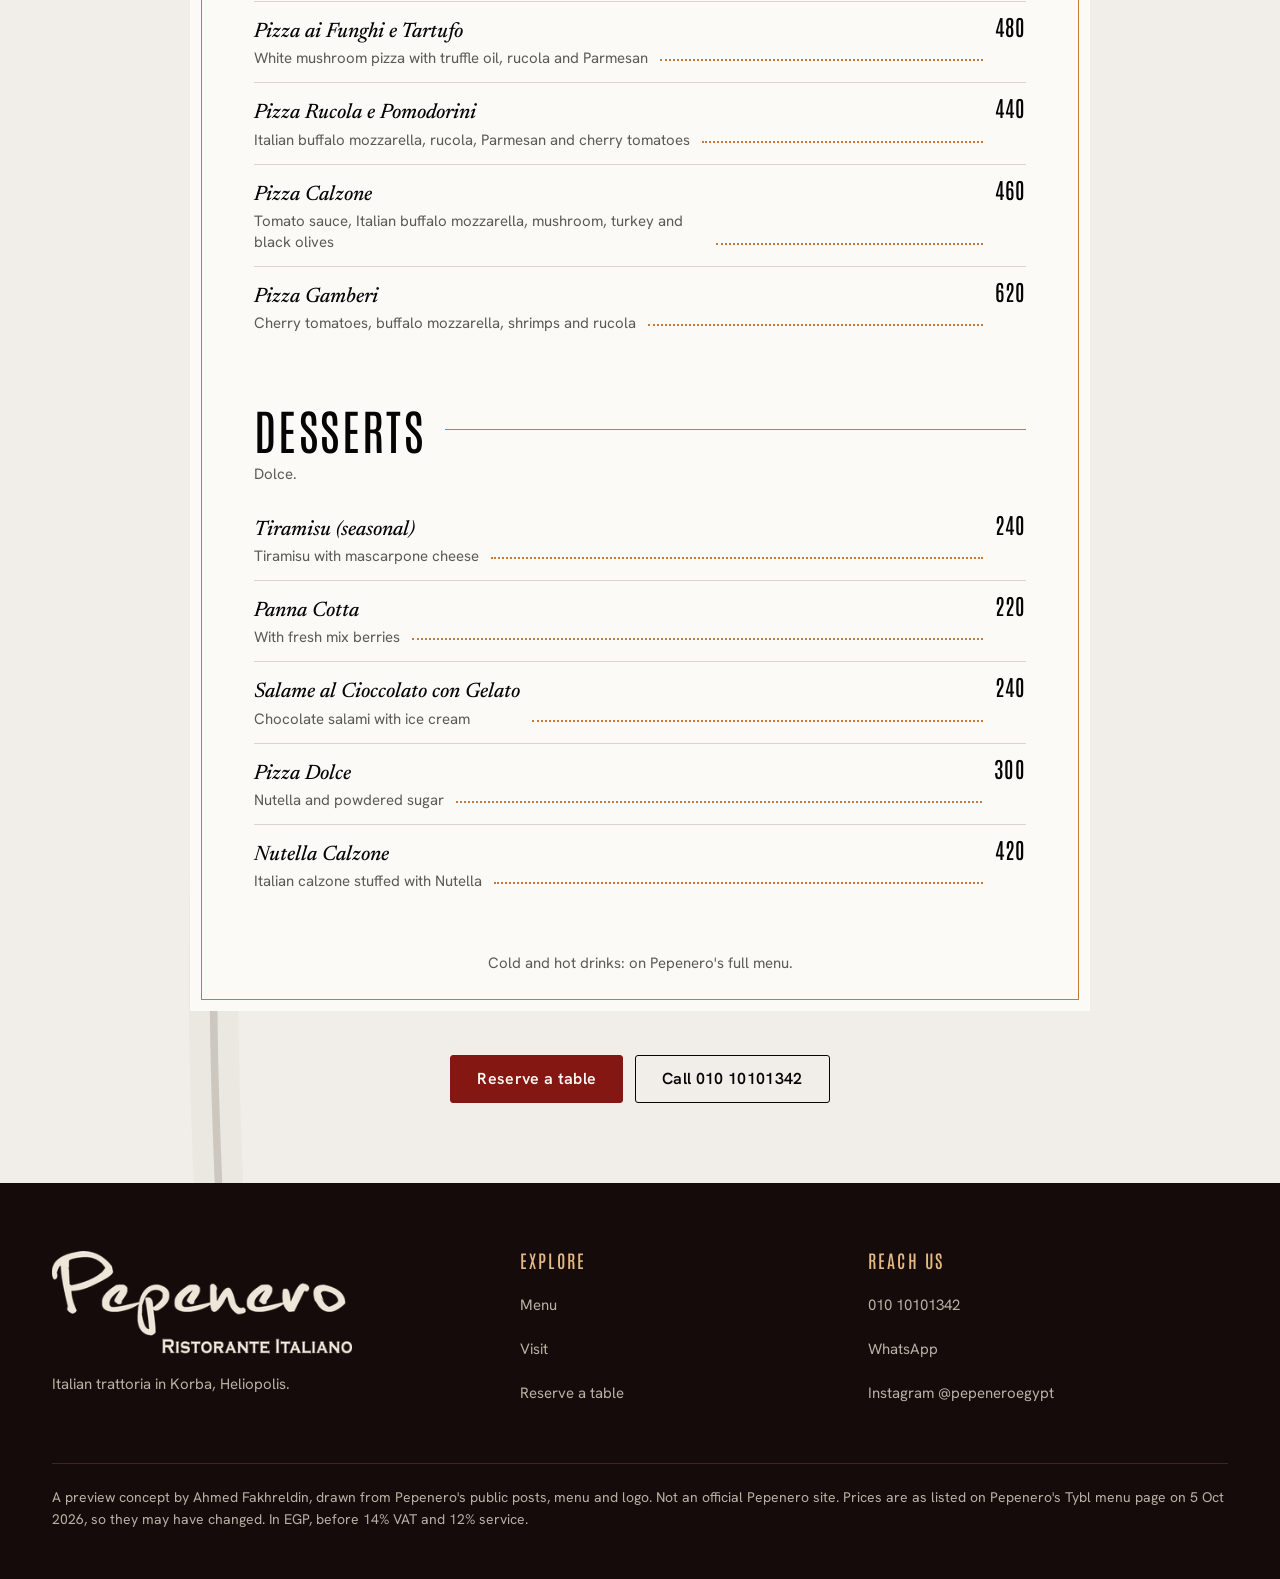
<file: menu.html>
<!doctype html>
<html lang="en"><head><meta charset="utf-8"><meta name="viewport" content="width=device-width,initial-scale=1">
<title>Menu | Pepenero</title>
<meta name="description" content="The Pepenero menu: starters, pasta and risotto, mains, mixed plates, pizza and desserts, with prices in EGP."><meta name="theme-color" content="#150B0A"><meta name="robots" content="noindex">
<meta property="og:title" content="Menu | Pepenero"><meta property="og:description" content="The Pepenero menu: starters, pasta and risotto, mains, mixed plates, pizza and desserts, with prices in EGP."><meta property="og:image" content="img/pepenero/full/sig_pizza.jpg">
<link rel="icon" type="image/png" href="img/pepenero/icon.png">
<script>document.documentElement.classList.add("js")</script>
<link rel="stylesheet" href="fonts.css"><link rel="stylesheet" href="site.css"></head><body data-open="720" data-close="0" data-open-text="Open now, until 12 AM" data-closed-text="Closed now, opens at 12 PM" data-wa="201010101342">
<a class="skip" href="#main">Skip to content</a><header class="hdr"><div class="wrap">
 <a class="brand" href="index.html" aria-label="Pepenero, home"><img src="img/pepenero/mark-cream.png" alt="Pepenero" width="139" height="40"></a>
 <nav class="nav" aria-label="Main"><a href="menu.html" aria-current="page">Menu</a><a href="visit.html">Visit</a><a href="index.html#reserve">Reserve</a></nav>
 <div class="hr"><button class="lang js-ar" type="button" aria-label="Switch to Arabic">EN | ع</button><a class="btn sm" href="index.html#reserve">Reserve a table</a></div>
 <button class="burger" type="button" aria-expanded="false" aria-controls="mnav" aria-label="Open menu"><i></i><i></i><i></i></button>
</div></header>
<nav class="mnav" id="mnav" aria-label="Menu"><a href="menu.html">Menu</a><a href="visit.html">Visit</a><a href="index.html#reserve">Reserve a table</a><a href="https://www.instagram.com/pepeneroegypt/" target="_blank" rel="noopener">Instagram</a>
 <a class="sub js-ar" href="#" onclick="return false">Arabic version: part of the full build</a></nav>
<main id="main" class="menupage"><svg class="marble" viewBox="0 0 1600 1400" preserveAspectRatio="xMidYMid slice" aria-hidden="true" focusable="false"><path d="M461.8,-20.0 Q496.4,132.1 519.8,204.8 Q543.2,277.5 595.5,325.8 Q647.8,374.1 715.5,419.0 Q783.1,464.0 849.7,492.0 Q916.3,520.1 981.6,567.5 Q1046.9,615.0 1078.7,692.3 Q1110.4,769.5 1153.0,820.8 Q1195.5,872.1 1264.5,918.2 Q1333.5,964.3 1393.6,1017.6 Q1453.7,1071.0 1496.6,1119.0" fill="none" stroke="#CBC5BA" stroke-width="12.1" stroke-opacity=".16" stroke-linecap="round"/><path d="M461.8,-20.0 Q496.4,132.1 519.8,204.8 Q543.2,277.5 595.5,325.8 Q647.8,374.1 715.5,419.0 Q783.1,464.0 849.7,492.0 Q916.3,520.1 981.6,567.5 Q1046.9,615.0 1078.7,692.3 Q1110.4,769.5 1153.0,820.8 Q1195.5,872.1 1264.5,918.2 Q1333.5,964.3 1393.6,1017.6 Q1453.7,1071.0 1496.6,1119.0" fill="none" stroke="#9D968A" stroke-width="1.35" stroke-opacity="0.37" stroke-linecap="round"/><path d="M443.2,-20.0 Q434.5,153.6 419.6,231.9 Q404.7,310.2 382.8,393.0 Q361.0,475.7 354.2,541.4 Q347.4,607.1 346.9,674.1 Q346.4,741.0 346.5,824.0 Q346.7,907.1 330.1,994.8 Q313.4,1082.5 308.4,1163.1 Q303.3,1243.6 294.0,1331.4 Q284.6,1419.1 249.1,1493.6 Q213.7,1568.0 202.8,1649.8" fill="none" stroke="#CBC5BA" stroke-width="23.9" stroke-opacity=".16" stroke-linecap="round"/><path d="M443.2,-20.0 Q434.5,153.6 419.6,231.9 Q404.7,310.2 382.8,393.0 Q361.0,475.7 354.2,541.4 Q347.4,607.1 346.9,674.1 Q346.4,741.0 346.5,824.0 Q346.7,907.1 330.1,994.8 Q313.4,1082.5 308.4,1163.1 Q303.3,1243.6 294.0,1331.4 Q284.6,1419.1 249.1,1493.6 Q213.7,1568.0 202.8,1649.8" fill="none" stroke="#9D968A" stroke-width="1.50" stroke-opacity="0.34" stroke-linecap="round"/><path d="M580.7,-20.0 Q609.0,112.8 638.1,189.6 Q667.3,266.5 716.2,320.9 Q765.2,375.3 794.7,443.3 Q824.1,511.4 864.4,591.1 Q904.7,670.8 915.9,745.1 Q927.0,819.3 952.0,908.2 Q976.9,997.1 1011.6,1057.2 Q1046.3,1117.2 1100.3,1177.3 Q1154.3,1237.4 1203.5,1283.6 Q1252.7,1329.9 1324.0,1378.8" fill="none" stroke="#CBC5BA" stroke-width="19.4" stroke-opacity=".16" stroke-linecap="round"/><path d="M580.7,-20.0 Q609.0,112.8 638.1,189.6 Q667.3,266.5 716.2,320.9 Q765.2,375.3 794.7,443.3 Q824.1,511.4 864.4,591.1 Q904.7,670.8 915.9,745.1 Q927.0,819.3 952.0,908.2 Q976.9,997.1 1011.6,1057.2 Q1046.3,1117.2 1100.3,1177.3 Q1154.3,1237.4 1203.5,1283.6 Q1252.7,1329.9 1324.0,1378.8" fill="none" stroke="#9D968A" stroke-width="1.17" stroke-opacity="0.42" stroke-linecap="round"/><path d="M1138.3,-20.0 Q1172.7,155.7 1169.7,230.3 Q1166.6,304.9 1189.1,366.9 Q1211.6,428.8 1250.8,484.7 Q1289.9,540.6 1332.0,587.7 Q1374.0,634.8 1428.8,675.9 Q1483.7,717.0 1574.0,744.9 Q1664.4,772.8 1732.1,797.8 Q1799.8,822.9 1862.7,853.3 Q1925.6,883.7 1985.8,934.9 Q2045.9,986.1 2106.7,1015.2" fill="none" stroke="#CBC5BA" stroke-width="13.0" stroke-opacity=".16" stroke-linecap="round"/><path d="M1138.3,-20.0 Q1172.7,155.7 1169.7,230.3 Q1166.6,304.9 1189.1,366.9 Q1211.6,428.8 1250.8,484.7 Q1289.9,540.6 1332.0,587.7 Q1374.0,634.8 1428.8,675.9 Q1483.7,717.0 1574.0,744.9 Q1664.4,772.8 1732.1,797.8 Q1799.8,822.9 1862.7,853.3 Q1925.6,883.7 1985.8,934.9 Q2045.9,986.1 2106.7,1015.2" fill="none" stroke="#9D968A" stroke-width="1.51" stroke-opacity="0.32" stroke-linecap="round"/><path d="M-115.7,-20.0 Q-182.9,117.5 -195.9,209.0 Q-208.9,300.5 -246.5,364.4 Q-284.1,428.2 -306.5,509.7 Q-329.0,591.2 -361.4,659.1 Q-393.8,727.0 -407.5,818.8 Q-421.3,910.7 -459.0,990.9 Q-496.8,1071.1 -536.7,1135.9 Q-576.7,1200.6 -606.4,1256.4 Q-636.1,1312.1 -658.8,1391.6 Q-681.6,1471.1 -730.8,1542.9" fill="none" stroke="#CBC5BA" stroke-width="23.8" stroke-opacity=".16" stroke-linecap="round"/><path d="M-115.7,-20.0 Q-182.9,117.5 -195.9,209.0 Q-208.9,300.5 -246.5,364.4 Q-284.1,428.2 -306.5,509.7 Q-329.0,591.2 -361.4,659.1 Q-393.8,727.0 -407.5,818.8 Q-421.3,910.7 -459.0,990.9 Q-496.8,1071.1 -536.7,1135.9 Q-576.7,1200.6 -606.4,1256.4 Q-636.1,1312.1 -658.8,1391.6 Q-681.6,1471.1 -730.8,1542.9" fill="none" stroke="#9D968A" stroke-width="1.65" stroke-opacity="0.36" stroke-linecap="round"/><path d="M263.3,-20.0 Q334.4,120.8 355.7,196.0 Q377.0,271.1 387.3,335.6 Q397.6,400.1 396.5,486.6 Q395.3,573.2 379.2,639.6 Q363.0,706.0 332.2,785.5 Q301.5,865.0 246.9,918.1 Q192.3,971.2 111.0,1000.7 Q29.6,1030.1 -20.9,1090.7 Q-71.4,1151.3 -131.0,1193.6 Q-190.5,1235.9 -273.0,1261.0" fill="none" stroke="#CBC5BA" stroke-width="17.2" stroke-opacity=".16" stroke-linecap="round"/><path d="M263.3,-20.0 Q334.4,120.8 355.7,196.0 Q377.0,271.1 387.3,335.6 Q397.6,400.1 396.5,486.6 Q395.3,573.2 379.2,639.6 Q363.0,706.0 332.2,785.5 Q301.5,865.0 246.9,918.1 Q192.3,971.2 111.0,1000.7 Q29.6,1030.1 -20.9,1090.7 Q-71.4,1151.3 -131.0,1193.6 Q-190.5,1235.9 -273.0,1261.0" fill="none" stroke="#9D968A" stroke-width="0.74" stroke-opacity="0.28" stroke-linecap="round"/><path d="M1704.1,-20.0 Q1667.9,128.9 1625.4,190.3 Q1582.9,251.7 1562.6,318.7 Q1542.4,385.7 1517.9,456.5 Q1493.5,527.4 1487.3,600.5 Q1481.0,673.5 1478.3,763.8 Q1475.5,854.2 1478.3,932.0 Q1481.0,1009.8 1481.4,1072.6 Q1481.7,1135.4 1485.1,1197.6 Q1488.5,1259.9 1476.3,1335.6 Q1464.1,1411.4 1435.4,1479.4" fill="none" stroke="#CBC5BA" stroke-width="16.8" stroke-opacity=".16" stroke-linecap="round"/><path d="M1704.1,-20.0 Q1667.9,128.9 1625.4,190.3 Q1582.9,251.7 1562.6,318.7 Q1542.4,385.7 1517.9,456.5 Q1493.5,527.4 1487.3,600.5 Q1481.0,673.5 1478.3,763.8 Q1475.5,854.2 1478.3,932.0 Q1481.0,1009.8 1481.4,1072.6 Q1481.7,1135.4 1485.1,1197.6 Q1488.5,1259.9 1476.3,1335.6 Q1464.1,1411.4 1435.4,1479.4" fill="none" stroke="#9D968A" stroke-width="1.21" stroke-opacity="0.45" stroke-linecap="round"/><path d="M43.7,-20.0 Q61.9,151.2 71.9,236.4 Q81.9,321.7 66.5,401.4 Q51.1,481.2 34.9,563.3 Q18.7,645.4 5.3,721.5 Q-8.2,797.6 -50.9,876.2 Q-93.6,954.8 -147.1,1008.3 Q-200.7,1061.8 -288.1,1087.7 Q-375.5,1113.6 -436.9,1154.5 Q-498.3,1195.4 -539.5,1259.6 Q-580.8,1323.9 -657.0,1365.4" fill="none" stroke="#CBC5BA" stroke-width="19.7" stroke-opacity=".16" stroke-linecap="round"/><path d="M43.7,-20.0 Q61.9,151.2 71.9,236.4 Q81.9,321.7 66.5,401.4 Q51.1,481.2 34.9,563.3 Q18.7,645.4 5.3,721.5 Q-8.2,797.6 -50.9,876.2 Q-93.6,954.8 -147.1,1008.3 Q-200.7,1061.8 -288.1,1087.7 Q-375.5,1113.6 -436.9,1154.5 Q-498.3,1195.4 -539.5,1259.6 Q-580.8,1323.9 -657.0,1365.4" fill="none" stroke="#9D968A" stroke-width="1.33" stroke-opacity="0.31" stroke-linecap="round"/><path d="M1535.0,-20.0 Q1476.1,122.5 1447.2,206.9 Q1418.3,291.3 1415.6,369.5 Q1412.8,447.7 1419.0,519.6 Q1425.1,591.5 1420.0,670.7 Q1415.0,749.9 1412.7,822.3 Q1410.5,894.8 1399.9,958.5 Q1389.2,1022.2 1344.8,1103.4 Q1300.5,1184.6 1286.2,1246.8 Q1271.9,1309.0 1242.9,1369.8 Q1213.9,1430.6 1180.3,1512.9" fill="none" stroke="#CBC5BA" stroke-width="12.9" stroke-opacity=".16" stroke-linecap="round"/><path d="M1535.0,-20.0 Q1476.1,122.5 1447.2,206.9 Q1418.3,291.3 1415.6,369.5 Q1412.8,447.7 1419.0,519.6 Q1425.1,591.5 1420.0,670.7 Q1415.0,749.9 1412.7,822.3 Q1410.5,894.8 1399.9,958.5 Q1389.2,1022.2 1344.8,1103.4 Q1300.5,1184.6 1286.2,1246.8 Q1271.9,1309.0 1242.9,1369.8 Q1213.9,1430.6 1180.3,1512.9" fill="none" stroke="#9D968A" stroke-width="0.76" stroke-opacity="0.48" stroke-linecap="round"/><path d="M935.5,-20.0 Q947.3,146.6 956.9,237.0 Q966.5,327.4 970.9,392.1 Q975.2,456.9 960.7,543.7 Q946.3,630.6 932.1,708.6 Q917.9,786.6 882.2,844.3 Q846.5,902.0 810.1,958.4 Q773.7,1014.9 756.1,1080.8 Q738.6,1146.7 728.7,1231.8 Q718.8,1316.9 720.9,1384.6 Q723.0,1452.3 731.9,1521.6" fill="none" stroke="#CBC5BA" stroke-width="9.2" stroke-opacity=".16" stroke-linecap="round"/><path d="M935.5,-20.0 Q947.3,146.6 956.9,237.0 Q966.5,327.4 970.9,392.1 Q975.2,456.9 960.7,543.7 Q946.3,630.6 932.1,708.6 Q917.9,786.6 882.2,844.3 Q846.5,902.0 810.1,958.4 Q773.7,1014.9 756.1,1080.8 Q738.6,1146.7 728.7,1231.8 Q718.8,1316.9 720.9,1384.6 Q723.0,1452.3 731.9,1521.6" fill="none" stroke="#9D968A" stroke-width="1.41" stroke-opacity="0.40" stroke-linecap="round"/><path d="M203.8,-20.0 Q164.2,147.4 144.0,232.9 Q123.7,318.3 109.9,400.7 Q96.1,483.1 57.4,558.9 Q18.8,634.6 -36.8,692.1 Q-92.3,749.7 -127.5,805.2 Q-162.6,860.7 -185.3,928.6 Q-207.9,996.6 -207.6,1085.0 Q-207.3,1173.4 -231.5,1241.7 Q-255.6,1310.0 -261.6,1386.2 Q-267.6,1462.5 -253.4,1531.8" fill="none" stroke="#CBC5BA" stroke-width="23.4" stroke-opacity=".16" stroke-linecap="round"/><path d="M203.8,-20.0 Q164.2,147.4 144.0,232.9 Q123.7,318.3 109.9,400.7 Q96.1,483.1 57.4,558.9 Q18.8,634.6 -36.8,692.1 Q-92.3,749.7 -127.5,805.2 Q-162.6,860.7 -185.3,928.6 Q-207.9,996.6 -207.6,1085.0 Q-207.3,1173.4 -231.5,1241.7 Q-255.6,1310.0 -261.6,1386.2 Q-267.6,1462.5 -253.4,1531.8" fill="none" stroke="#9D968A" stroke-width="1.67" stroke-opacity="0.40" stroke-linecap="round"/></svg>
<header class="mban"><div class="mbg"><img src="img/pepenero/full/sig_pizza.jpg" alt="" width="1200" height="1600" fetchpriority="high"></div>
 <div class="wrap">
  <h1>The menu</h1>
  <p class="mnote">The main sections of a longer menu (88 items in all, with drinks), as listed on Pepenero&#x27;s Tybl menu page on 5 Oct 2026. Prices in EGP, before 14% VAT and 12% service. Drinks are left off here.</p>
 </div></header>
<div class="wrap mfavs"><div class="favs"><article class="fav"><div class="im"><img src="img/pepenero/dishes/golfo.jpg" alt="Pizza Golfo di Napoli" width="600" height="400"></div><h3>Pizza Golfo di Napoli</h3><p>Tomato sauce and mixed seafood</p><b>680</b></article><article class="fav"><div class="im"><img src="img/pepenero/dishes/fusilli.jpg" alt="Fusilli ai Gamberi" width="600" height="400"></div><h3>Fusilli ai Gamberi</h3><p>Shrimps in a creamy sauce with garlic butter</p><b>580</b></article><article class="fav"><div class="im"><img src="img/pepenero/dishes/lasagna.jpg" alt="Lasagna Milanese" width="600" height="400"></div><h3>Lasagna Milanese</h3><p>Homemade lasagna with tomato sauce, mozzarella, béchamel, minced meat and parmigiano</p><b>380</b></article><article class="fav"><div class="im"><img src="img/pepenero/dishes/arancini.jpg" alt="Arancini di Riso" width="600" height="400"></div><h3>Arancini di Riso</h3><p>Fried rice balls served with Pomodoro sauce</p><b>320</b></article><article class="fav"><div class="im"><img src="img/pepenero/dishes/bresaola.jpg" alt="Pizza Bresaola e Stracciatella" width="600" height="400"></div><h3>Pizza Bresaola e Stracciatella</h3><p>Tomato Sauce, Bresaola, Rucola, Pistachio and Stracciatella</p><b>480</b></article><article class="fav"><div class="im"><img src="img/pepenero/dishes/tiramisu.jpg" alt="Tiramisu (seasonal)" width="600" height="400"></div><h3>Tiramisu (seasonal)</h3><p>Tiramisu with mascarpone cheese</p><b>240</b></article></div></div>
<div class="chips js-jump"><div class="wrap"><a class="chip" href="#hot">Starters</a><a class="chip" href="#pasta">Pasta and risotto</a><a class="chip" href="#mains">Main dishes</a><a class="chip" href="#mixed">Mixed plates</a><a class="chip" href="#pizza">Pizza</a><a class="chip" href="#desserts">Desserts</a></div></div>
<div class="wrap"><div class="mcard"><section class="msec" id="hot"><h2>Starters</h2><p class="snote">Antipasti, with the weekend salad buffet.</p><ul class="mlist"><li class="mi"><span class="it"><i>Buffet di Insalate</i><small>Salad buffet, one visit, weekends</small></span><span class="dots"></span><span class="pr">450</span></li><li class="mi"><span class="it"><i>Insalata di Giardino</i><small>Mix fresh garden salad with Italian dressing</small></span><span class="dots"></span><span class="pr">300</span></li><li class="mi"><span class="it"><i>Parmigiana Fredda di Melanzane e Stracciatella</i><small>Cold Eggplant with Tomato Sauce and Stracciatella</small></span><span class="dots"></span><span class="pr">380</span></li><li class="mi"><span class="it"><i>Burrata e Pomodori</i><small>Creamy Burrata with Tomato, Fresh Basil &amp; Olive Oil</small></span><span class="dots"></span><span class="pr">480</span></li><li class="mi"><span class="it"><i>Caprese</i><small>Fresh tomato &amp; Buffalo mozzarella with pesto &amp; olive oil</small></span><span class="dots"></span><span class="pr">420</span></li><li class="mi"><span class="it"><i>Mozzarella di Bufala alla Contadina</i><small>Buffalo mozzarella &amp; grilled vegetables covered with garlic olive oil</small></span><span class="dots"></span><span class="pr">440</span></li><li class="mi"><span class="it"><i>Carpaccio di Manzo</i><small>Thinly sliced raw beef with rucola, Parmesan cheese, balsamic vinegar &amp; olive oil</small></span><span class="dots"></span><span class="pr">580</span></li><li class="mi"><span class="it"><i>Arancini di Riso</i><small>Fried rice balls served with Pomodoro sauce</small></span><span class="dots"></span><span class="pr">320</span></li></ul></section><section class="msec" id="pasta"><h2>Pasta and risotto</h2><p class="snote">Primi piatti.</p><ul class="mlist"><li class="mi"><span class="it"><i>Lasagna Milanese</i><small>Homemade lasagna with tomato sauce, mozzarella, béchamel, minced meat and parmigiano</small></span><span class="dots"></span><span class="pr">380</span></li><li class="mi"><span class="it"><i>Gnocchi alla Sorrentina</i><small>Homemade gnocchi with tomato sauce, mozzarella and Parmesan</small></span><span class="dots"></span><span class="pr">360</span></li><li class="mi"><span class="it"><i>Cannelloni all&#x27;Italiana</i><small>Homemade cannelloni with ricotta, spinach, white sauce and Parmesan</small></span><span class="dots"></span><span class="pr">340</span></li><li class="mi"><span class="it"><i>Ravioli Primavera</i><small>Homemade ravioli topped with classic Italian tomato sauce</small></span><span class="dots"></span><span class="pr">320</span></li><li class="mi"><span class="it"><i>Rigatoni alla Genovese</i><small>Rigatoni with onion-based sauce</small></span><span class="dots"></span><span class="pr">290</span></li><li class="mi"><span class="it"><i>Tagliatelle al Ragù</i><small>Homemade tagliatelle topped with tomato sauce and minced meat</small></span><span class="dots"></span><span class="pr">380</span></li><li class="mi"><span class="it"><i>Spaghetti al Pomodoro</i><small>Spaghetti topped with classic Italian tomato sauce</small></span><span class="dots"></span><span class="pr">320</span></li><li class="mi"><span class="it"><i>Rigatoni alla Siciliana</i><small>Tomato sauce, eggplants, buffalo mozzarella and Parmesan</small></span><span class="dots"></span><span class="pr">340</span></li><li class="mi"><span class="it"><i>Spaghettoni al Pesto Siciliano</i><small>Tomato sauce, Mascarpone, Basil &amp; Parmesan</small></span><span class="dots"></span><span class="pr">450</span></li><li class="mi"><span class="it"><i>Rigatoni alla Carbonara</i><small>Eggs, cream, Parmesan and smoked turkey</small></span><span class="dots"></span><span class="pr">380</span></li><li class="mi"><span class="it"><i>Spaghetti alla Puttanesca</i><small>Tomato sauce, olives, capers and anchovies</small></span><span class="dots"></span><span class="pr">360</span></li><li class="mi"><span class="it"><i>Penne all&#x27;Ortolana</i><small>Italian tomato sauce with eggplants, zucchini and peppers</small></span><span class="dots"></span><span class="pr">320</span></li><li class="mi"><span class="it"><i>Spaghetti ai Frutti di Mare</i><small>Spaghetti with shrimps, calamari, mussels and tomato sauce</small></span><span class="dots"></span><span class="pr">580</span></li><li class="mi"><span class="it"><i>Fusilli ai Gamberi</i><small>Shrimps in a creamy sauce with garlic butter</small></span><span class="dots"></span><span class="pr">580</span></li><li class="mi"><span class="it"><i>Farfalle all&#x27;Italiana</i><small>Farfalle pasta with cherry tomatoes, rucola and anchovies</small></span><span class="dots"></span><span class="pr">380</span></li><li class="mi"><span class="it"><i>Tagliatelle all&#x27;Aglio</i><small>Homemade tagliatelle pasta with roasted garlic and walnuts</small></span><span class="dots"></span><span class="pr">320</span></li><li class="mi"><span class="it"><i>Risotto ai Funghi e Tartufo</i><small>Risotto wild mushrooms with truffle oil</small></span><span class="dots"></span><span class="pr">480</span></li><li class="mi"><span class="it"><i>Risotto ai Porcini</i><small>Risotto with porcini mushrooms, cream and Parmesan</small></span><span class="dots"></span><span class="pr">480</span></li><li class="mi"><span class="it"><i>Risotto di Salmone</i><small>Risotto with salmon and cherry tomatoes</small></span><span class="dots"></span><span class="pr">580</span></li><li class="mi"><span class="it"><i>Risotto di Mare</i><small>Risotto with shrimps, calamari, mussels and pink sauce</small></span><span class="dots"></span><span class="pr">560</span></li></ul></section><section class="msec" id="mains"><h2>Main dishes</h2><p class="snote">Secondi piatti.</p><ul class="mlist"><li class="mi"><span class="it"><i>Local Filetto Pepe Nero</i><small>Local beef fillet with black pepper or porcini mushroom sauce with rosemary potatoes</small></span><span class="dots"></span><span class="pr">950</span></li><li class="mi"><span class="it"><i>Imported Filetto Pepe Nero</i><small>Imported veal fillet with black pepper or porcini mushroom sauce with rosemary potatoes</small></span><span class="dots"></span><span class="pr">1,300</span></li><li class="mi"><span class="it"><i>Parmigiana di Melanzane</i><small>Baked fried eggplant with tomato sauce and mozzarella</small></span><span class="dots"></span><span class="pr">340</span></li><li class="mi"><span class="it"><i>Cotoletta Pepenero</i><small>Breaded veal, Ruccola, Cherry Tomato, Stracciatella and Balsamic Glaze</small></span><span class="dots"></span><span class="pr">740</span></li><li class="mi"><span class="it"><i>Cotoletta alla Milanese</i><small>Breaded veal served with rosemary potatoes</small></span><span class="dots"></span><span class="pr">680</span></li><li class="mi"><span class="it"><i>Scaloppine ai Porcini</i><small>Chicken scallops with porcini mushroom sauce served with rosemary potatoes</small></span><span class="dots"></span><span class="pr">480</span></li><li class="mi"><span class="it"><i>Pollo al Gorgonzola</i><small>Chicken fillet with Gorgonzola sauce served with rosemary potatoes</small></span><span class="dots"></span><span class="pr">460</span></li><li class="mi"><span class="it"><i>Grigliata di Mare</i><small>Grilled shrimps and calamari served with a mix of fresh salad</small></span><span class="dots"></span><span class="pr">1,050</span></li><li class="mi"><span class="it"><i>Frittura di Mare</i><small>Fried calamari and shrimps served with fried vegetables and fresh salad</small></span><span class="dots"></span><span class="pr">950</span></li></ul></section><section class="msec" id="mixed"><h2>Mixed plates</h2><p class="snote">Piatto misto: a main with its pasta or risotto.</p><ul class="mlist"><li class="mi"><span class="it"><i>Pollo al Rosmarino con Penne</i><small>Chicken fillet with rosemary cream and penne</small></span><span class="dots"></span><span class="pr">460</span></li><li class="mi"><span class="it"><i>Polpette al Sugo con Spaghetti</i><small>Beef meatballs in tomato sauce with spaghetti</small></span><span class="dots"></span><span class="pr">480</span></li><li class="mi"><span class="it"><i>Carne alla Puttanesca con Rigatoni</i><small>Beef with tomato sauce, olives, capers, anchovies and rigatoni</small></span><span class="dots"></span><span class="pr">650</span></li><li class="mi"><span class="it"><i>Scaloppine al Limone con Menta Penne</i><small>Veal escalope with lemon sauce and mint pesto penne</small></span><span class="dots"></span><span class="pr">680</span></li><li class="mi"><span class="it"><i>Pollo Peperoni e Spaghetti</i><small>Chicken fillet in red pepper sauce served with spaghetti</small></span><span class="dots"></span><span class="pr">460</span></li><li class="mi"><span class="it"><i>Filetto di Salmone con Farfalle</i><small>Salmon fillet with butter garlic served with farfalle pasta and salmon cream</small></span><span class="dots"></span><span class="pr">780</span></li><li class="mi"><span class="it"><i>Filetto di Salmone con Risotto</i><small>Salmon fillet served with tomato basil risotto</small></span><span class="dots"></span><span class="pr">780</span></li></ul></section><section class="msec" id="pizza"><h2>Pizza</h2><ul class="mlist"><li class="mi"><span class="it"><i>Pizza Pepenero</i><small>Tomato sauce, Italian buffalo mozzarella, olives, chicken and black pepper</small></span><span class="dots"></span><span class="pr">480</span></li><li class="mi"><span class="it"><i>Pizza Margherita</i><small>Tomato sauce and Italian buffalo mozzarella</small></span><span class="dots"></span><span class="pr">400</span></li><li class="mi"><span class="it"><i>Pizza Burrata</i><small>Tomato sauce, Italian buffalo mozzarella and a burrata</small></span><span class="dots"></span><span class="pr">500</span></li><li class="mi"><span class="it"><i>Pizza Napoli</i><small>Tomato sauce, Italian buffalo mozzarella, garlic and anchovies</small></span><span class="dots"></span><span class="pr">520</span></li><li class="mi"><span class="it"><i>Pizza Golfo di Napoli</i><small>Tomato sauce and mixed seafood</small></span><span class="dots"></span><span class="pr">680</span></li><li class="mi"><span class="it"><i>Pizza Quattro Formaggi</i><small>Tomato sauce, Italian buffalo mozzarella, Gorgonzola, Provolone, Parmesan</small></span><span class="dots"></span><span class="pr">460</span></li><li class="mi"><span class="it"><i>Pizza Don Livio</i><small>Tomato sauce, Italian buffalo mozzarella, peppers and spicy salami</small></span><span class="dots"></span><span class="pr">480</span></li><li class="mi"><span class="it"><i>Pizza Bell&#x27;Italia</i><small>Tomato sauce, Italian buffalo mozzarella, zucchini, eggplant and peppers</small></span><span class="dots"></span><span class="pr">440</span></li><li class="mi"><span class="it"><i>Pizza Bresaola e Stracciatella</i><small>Tomato Sauce, Bresaola, Rucola, Pistachio and Stracciatella</small></span><span class="dots"></span><span class="pr">480</span></li><li class="mi"><span class="it"><i>Pizza ai Funghi e Tartufo</i><small>White mushroom pizza with truffle oil, rucola and Parmesan</small></span><span class="dots"></span><span class="pr">480</span></li><li class="mi"><span class="it"><i>Pizza Rucola e Pomodorini</i><small>Italian buffalo mozzarella, rucola, Parmesan and cherry tomatoes</small></span><span class="dots"></span><span class="pr">440</span></li><li class="mi"><span class="it"><i>Pizza Calzone</i><small>Tomato sauce, Italian buffalo mozzarella, mushroom, turkey and black olives</small></span><span class="dots"></span><span class="pr">460</span></li><li class="mi"><span class="it"><i>Pizza Gamberi</i><small>Cherry tomatoes, buffalo mozzarella, shrimps and rucola</small></span><span class="dots"></span><span class="pr">620</span></li></ul></section><section class="msec" id="desserts"><h2>Desserts</h2><p class="snote">Dolce.</p><ul class="mlist"><li class="mi"><span class="it"><i>Tiramisu (seasonal)</i><small>Tiramisu with mascarpone cheese</small></span><span class="dots"></span><span class="pr">240</span></li><li class="mi"><span class="it"><i>Panna Cotta</i><small>With fresh mix berries</small></span><span class="dots"></span><span class="pr">220</span></li><li class="mi"><span class="it"><i>Salame al Cioccolato con Gelato</i><small>Chocolate salami with ice cream</small></span><span class="dots"></span><span class="pr">240</span></li><li class="mi"><span class="it"><i>Pizza Dolce</i><small>Nutella and powdered sugar</small></span><span class="dots"></span><span class="pr">300</span></li><li class="mi"><span class="it"><i>Nutella Calzone</i><small>Italian calzone stuffed with Nutella</small></span><span class="dots"></span><span class="pr">420</span></li></ul></section>
 <p class="mfoot">Cold and hot drinks: on Pepenero&#x27;s full menu.</p></div></div>
<div class="wrap mcta"><a class="btn" href="index.html#reserve">Reserve a table</a><a class="btn ghost" href="tel:+201010101342">Call 010 10101342</a></div>
</main><footer class="ftr"><div class="wrap">
 <div><img src="img/pepenero/logo-cream.png" alt="Pepenero, Ristorante Italiano" width="350" height="120"><p style="margin-top:18px">Italian trattoria in Korba, Heliopolis.</p></div>
 <div><h4>Explore</h4><ul><li><a href="menu.html">Menu</a></li><li><a href="visit.html">Visit</a></li><li><a href="index.html#reserve">Reserve a table</a></li></ul></div>
 <div><h4>Reach us</h4><ul><li><a href="tel:+201010101342">010 10101342</a></li><li><a href="https://wa.me/201010101342" target="_blank" rel="noopener">WhatsApp</a></li><li><a href="https://www.instagram.com/pepeneroegypt/" target="_blank" rel="noopener">Instagram @pepeneroegypt</a></li></ul></div>
 <p class="fine">A preview concept by Ahmed Fakhreldin, drawn from Pepenero's public posts, menu and logo. Not an official Pepenero site. Prices are as listed on Pepenero&#x27;s Tybl menu page on 5 Oct 2026, so they may have changed. In EGP, before 14% VAT and 12% service.</p>
</div></footer><nav class="mbar" aria-label="Quick actions"><a class="main" href="index.html#reserve">Reserve</a><a href="https://www.google.com/maps/search/?api=1&query=Pepenero+Korba+18+Baghdad+St+Heliopolis" target="_blank" rel="noopener">Directions</a><a href="tel:+201010101342">Call</a></nav><div class="toast" role="status" aria-live="polite">The Arabic version is part of the full build.</div><script src="app.js"></script></body></html>
</file>
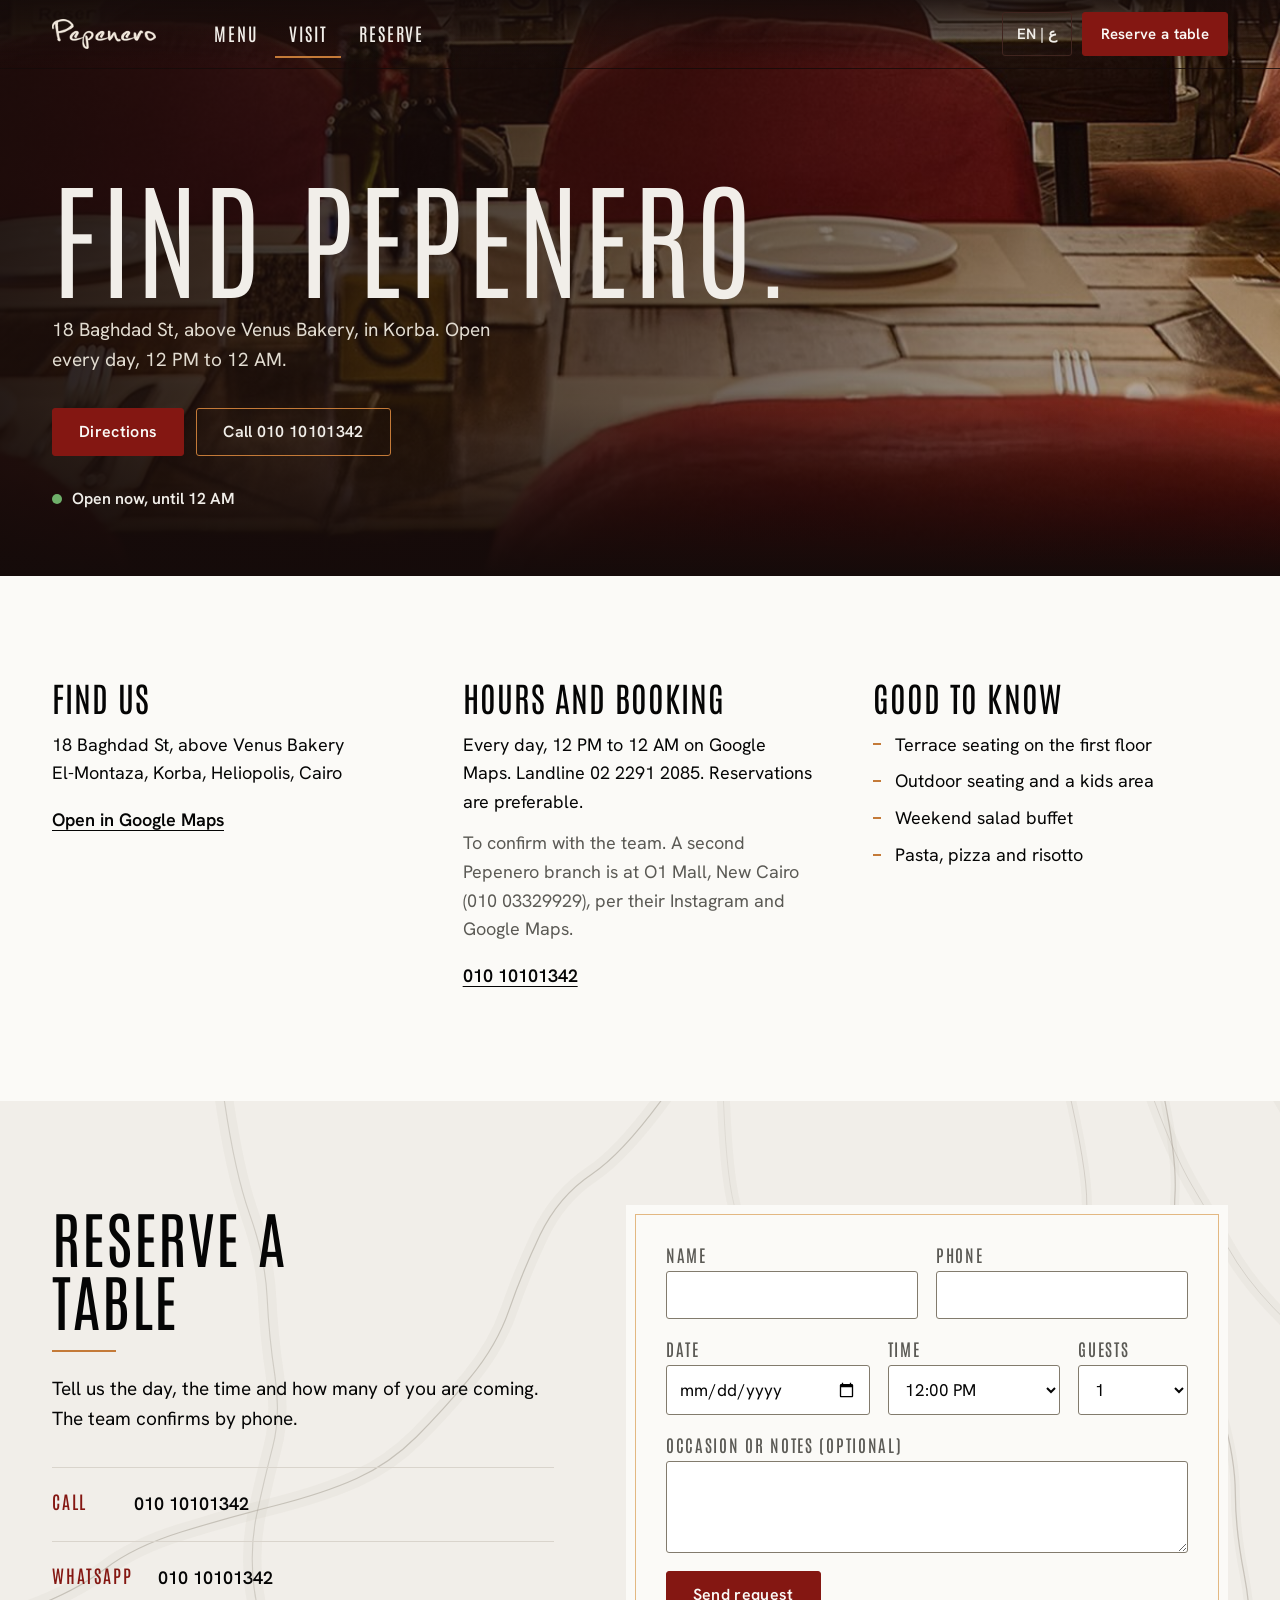
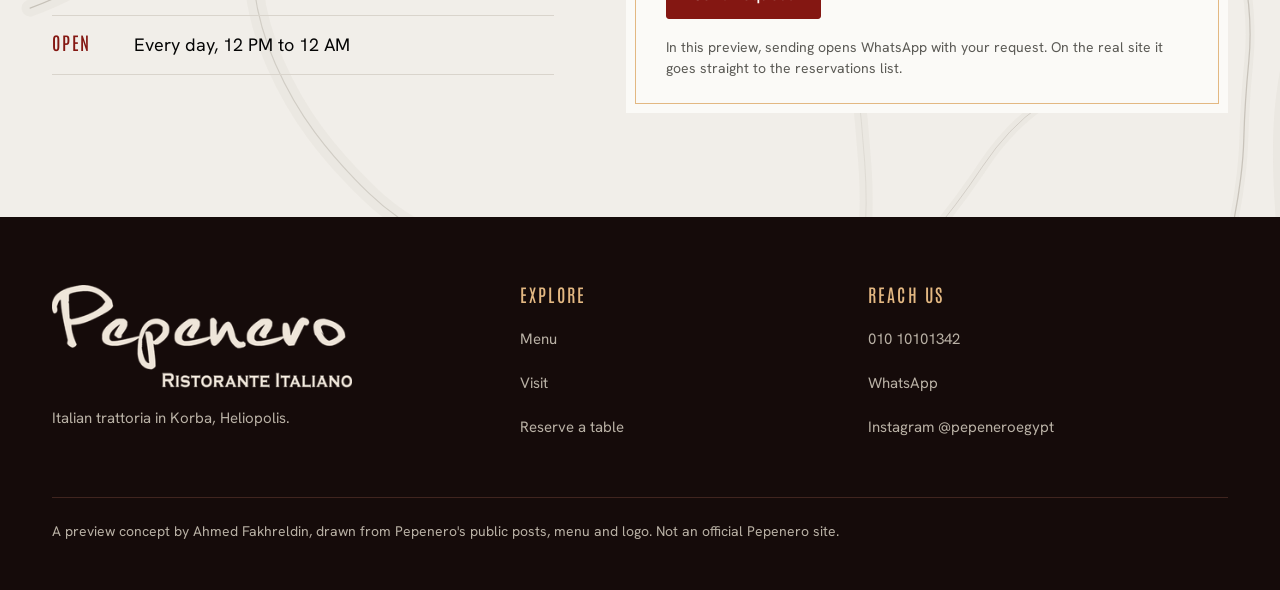
<file: visit.html>
<!doctype html>
<html lang="en"><head><meta charset="utf-8"><meta name="viewport" content="width=device-width,initial-scale=1">
<title>Visit | Pepenero</title>
<meta name="description" content="Where to find Pepenero in Korba, Heliopolis: address, hours, phone, directions and how to reserve."><meta name="theme-color" content="#150B0A"><meta name="robots" content="noindex">
<meta property="og:title" content="Visit | Pepenero"><meta property="og:description" content="Where to find Pepenero in Korba, Heliopolis: address, hours, phone, directions and how to reserve."><meta property="og:image" content="img/pepenero/full/hero.jpg">
<link rel="icon" type="image/png" href="img/pepenero/icon.png">
<script>document.documentElement.classList.add("js")</script>
<link rel="stylesheet" href="fonts.css"><link rel="stylesheet" href="site.css"></head><body data-open="720" data-close="0" data-open-text="Open now, until 12 AM" data-closed-text="Closed now, opens at 12 PM" data-wa="201010101342">
<a class="skip" href="#main">Skip to content</a><header class="hdr hdr--over"><div class="wrap">
 <a class="brand" href="index.html" aria-label="Pepenero, home"><img src="img/pepenero/mark-cream.png" alt="Pepenero" width="139" height="40"></a>
 <nav class="nav" aria-label="Main"><a href="menu.html">Menu</a><a href="visit.html" aria-current="page">Visit</a><a href="index.html#reserve">Reserve</a></nav>
 <div class="hr"><button class="lang js-ar" type="button" aria-label="Switch to Arabic">EN | ع</button><a class="btn sm" href="index.html#reserve">Reserve a table</a></div>
 <button class="burger" type="button" aria-expanded="false" aria-controls="mnav" aria-label="Open menu"><i></i><i></i><i></i></button>
</div></header>
<nav class="mnav" id="mnav" aria-label="Menu"><a href="menu.html">Menu</a><a href="visit.html">Visit</a><a href="index.html#reserve">Reserve a table</a><a href="https://www.instagram.com/pepeneroegypt/" target="_blank" rel="noopener">Instagram</a>
 <a class="sub js-ar" href="#" onclick="return false">Arabic version: part of the full build</a></nav>
<main id="main">
<section class="vhero"><div class="vbg"><img src="img/pepenero/full/hero.jpg" alt="" width="1200" height="1600" fetchpriority="high" style="object-position:50% 95%"></div><div class="wrap">
 <div class="copy">
  <h1>Find Pepenero.</h1>
  <p class="lead">18 Baghdad St, above Venus Bakery, in Korba. Open every day, 12 PM to 12 AM.</p>
  <div class="cta"><a class="btn" href="https://www.google.com/maps/search/?api=1&query=Pepenero+Korba+18+Baghdad+St+Heliopolis" target="_blank" rel="noopener">Directions</a><a class="btn ghost" href="tel:+201010101342">Call 010 10101342</a></div>
  <p class="status js-status">Open every day, 12 PM to 12 AM</p>
 </div>
</div></section>

<section class="sec info"><div class="wrap vgrid">
 <div><h3>Find us</h3>
  <p>18 Baghdad St, above Venus Bakery<br>El-Montaza, Korba, Heliopolis, Cairo</p>
  <p><a class="lnk" href="https://www.google.com/maps/search/?api=1&query=Pepenero+Korba+18+Baghdad+St+Heliopolis" target="_blank" rel="noopener">Open in Google Maps</a></p></div>
 <div><h3>Hours and booking</h3>
  <p>Every day, 12 PM to 12 AM on Google Maps. Landline 02 2291 2085. Reservations are preferable.</p>
  <p class="soft">To confirm with the team. A second Pepenero branch is at O1 Mall, New Cairo (010 03329929), per their Instagram and Google Maps.</p>
  <p><a class="lnk" href="tel:+201010101342">010 10101342</a></p></div>
 <div><h3>Good to know</h3>
  <ul><li>Terrace seating on the first floor</li><li>Outdoor seating and a kids area</li><li>Weekend salad buffet</li><li>Pasta, pizza and risotto</li></ul></div>
</div></section>

<section class="sec reserve" id="reserve"><svg class="marble" viewBox="0 0 1600 900" preserveAspectRatio="xMidYMid slice" aria-hidden="true" focusable="false"><path d="M842.2,-20.0 Q782.3,65.5 740.1,93.6 Q697.9,121.7 674.8,170.3 Q651.8,219.0 636.5,263.3 Q621.3,307.7 587.6,348.4 Q553.9,389.2 520.4,422.5 Q486.9,455.8 445.8,474.4 Q404.7,492.9 344.7,508.1 Q284.7,523.2 226.4,541.3 Q168.1,559.4 131.1,587.4 Q94.1,615.3 37.6,636.4" fill="none" stroke="#CBC5BA" stroke-width="21.2" stroke-opacity=".16" stroke-linecap="round"/><path d="M842.2,-20.0 Q782.3,65.5 740.1,93.6 Q697.9,121.7 674.8,170.3 Q651.8,219.0 636.5,263.3 Q621.3,307.7 587.6,348.4 Q553.9,389.2 520.4,422.5 Q486.9,455.8 445.8,474.4 Q404.7,492.9 344.7,508.1 Q284.7,523.2 226.4,541.3 Q168.1,559.4 131.1,587.4 Q94.1,615.3 37.6,636.4" fill="none" stroke="#9D968A" stroke-width="1.49" stroke-opacity="0.48" stroke-linecap="round"/><path d="M-125.8,-20.0 Q-71.3,63.5 -64.8,118.5 Q-58.3,173.5 -65.1,224.1 Q-71.8,274.7 -97.1,316.2 Q-122.3,357.7 -141.0,399.4 Q-159.7,441.0 -180.5,488.1 Q-201.3,535.2 -207.8,593.2 Q-214.4,651.1 -213.3,709.3 Q-212.2,767.4 -214.0,807.6 Q-215.7,847.8 -226.8,895.8 Q-237.9,943.9 -241.1,998.3" fill="none" stroke="#CBC5BA" stroke-width="13.6" stroke-opacity=".16" stroke-linecap="round"/><path d="M-125.8,-20.0 Q-71.3,63.5 -64.8,118.5 Q-58.3,173.5 -65.1,224.1 Q-71.8,274.7 -97.1,316.2 Q-122.3,357.7 -141.0,399.4 Q-159.7,441.0 -180.5,488.1 Q-201.3,535.2 -207.8,593.2 Q-214.4,651.1 -213.3,709.3 Q-212.2,767.4 -214.0,807.6 Q-215.7,847.8 -226.8,895.8 Q-237.9,943.9 -241.1,998.3" fill="none" stroke="#9D968A" stroke-width="0.68" stroke-opacity="0.50" stroke-linecap="round"/><path d="M1587.3,-20.0 Q1639.9,65.3 1659.0,114.8 Q1678.0,164.2 1694.9,206.0 Q1711.7,247.7 1737.6,282.9 Q1763.5,318.1 1783.8,370.0 Q1804.2,421.9 1808.4,462.8 Q1812.7,503.7 1802.1,557.3 Q1791.5,611.0 1764.0,652.9 Q1736.4,694.9 1728.6,746.7 Q1720.7,798.5 1721.2,843.8 Q1721.7,889.1 1734.1,941.7" fill="none" stroke="#CBC5BA" stroke-width="16.3" stroke-opacity=".16" stroke-linecap="round"/><path d="M1587.3,-20.0 Q1639.9,65.3 1659.0,114.8 Q1678.0,164.2 1694.9,206.0 Q1711.7,247.7 1737.6,282.9 Q1763.5,318.1 1783.8,370.0 Q1804.2,421.9 1808.4,462.8 Q1812.7,503.7 1802.1,557.3 Q1791.5,611.0 1764.0,652.9 Q1736.4,694.9 1728.6,746.7 Q1720.7,798.5 1721.2,843.8 Q1721.7,889.1 1734.1,941.7" fill="none" stroke="#9D968A" stroke-width="1.03" stroke-opacity="0.39" stroke-linecap="round"/><path d="M903.6,-20.0 Q906.8,90.0 917.7,132.7 Q928.7,175.3 942.0,227.1 Q955.4,279.0 969.5,334.6 Q983.5,390.2 1005.4,443.8 Q1027.2,497.5 1047.2,541.7 Q1067.2,585.8 1066.7,631.9 Q1066.1,678.0 1071.7,728.1 Q1077.2,778.2 1080.9,829.5 Q1084.7,880.9 1080.4,929.7 Q1076.2,978.6 1074.6,1029.3" fill="none" stroke="#CBC5BA" stroke-width="16.1" stroke-opacity=".16" stroke-linecap="round"/><path d="M903.6,-20.0 Q906.8,90.0 917.7,132.7 Q928.7,175.3 942.0,227.1 Q955.4,279.0 969.5,334.6 Q983.5,390.2 1005.4,443.8 Q1027.2,497.5 1047.2,541.7 Q1067.2,585.8 1066.7,631.9 Q1066.1,678.0 1071.7,728.1 Q1077.2,778.2 1080.9,829.5 Q1084.7,880.9 1080.4,929.7 Q1076.2,978.6 1074.6,1029.3" fill="none" stroke="#9D968A" stroke-width="0.61" stroke-opacity="0.34" stroke-linecap="round"/><path d="M1736.6,-20.0 Q1698.0,63.6 1689.7,116.9 Q1681.4,170.2 1691.8,227.1 Q1702.2,284.1 1709.7,325.8 Q1717.3,367.5 1705.5,407.2 Q1693.8,447.0 1680.8,490.3 Q1667.8,533.7 1647.7,586.5 Q1627.5,639.2 1616.0,688.0 Q1604.6,736.8 1602.2,782.2 Q1599.9,827.5 1603.8,883.8 Q1607.7,940.0 1593.4,978.5" fill="none" stroke="#CBC5BA" stroke-width="20.3" stroke-opacity=".16" stroke-linecap="round"/><path d="M1736.6,-20.0 Q1698.0,63.6 1689.7,116.9 Q1681.4,170.2 1691.8,227.1 Q1702.2,284.1 1709.7,325.8 Q1717.3,367.5 1705.5,407.2 Q1693.8,447.0 1680.8,490.3 Q1667.8,533.7 1647.7,586.5 Q1627.5,639.2 1616.0,688.0 Q1604.6,736.8 1602.2,782.2 Q1599.9,827.5 1603.8,883.8 Q1607.7,940.0 1593.4,978.5" fill="none" stroke="#9D968A" stroke-width="0.97" stroke-opacity="0.45" stroke-linecap="round"/><path d="M1434.7,-20.0 Q1465.9,67.6 1489.8,107.7 Q1513.7,147.9 1535.0,185.8 Q1556.2,223.7 1591.1,260.3 Q1625.9,296.9 1664.0,324.9 Q1702.0,352.9 1731.6,390.3 Q1761.1,427.7 1792.9,467.2 Q1824.6,506.7 1861.2,546.7 Q1897.7,586.8 1943.7,609.4 Q1989.8,632.0 2030.0,662.5 Q2070.2,693.0 2111.7,729.6" fill="none" stroke="#CBC5BA" stroke-width="18.3" stroke-opacity=".16" stroke-linecap="round"/><path d="M1434.7,-20.0 Q1465.9,67.6 1489.8,107.7 Q1513.7,147.9 1535.0,185.8 Q1556.2,223.7 1591.1,260.3 Q1625.9,296.9 1664.0,324.9 Q1702.0,352.9 1731.6,390.3 Q1761.1,427.7 1792.9,467.2 Q1824.6,506.7 1861.2,546.7 Q1897.7,586.8 1943.7,609.4 Q1989.8,632.0 2030.0,662.5 Q2070.2,693.0 2111.7,729.6" fill="none" stroke="#9D968A" stroke-width="0.79" stroke-opacity="0.44" stroke-linecap="round"/><path d="M1333.8,-20.0 Q1359.0,87.5 1358.5,132.3 Q1357.9,177.2 1365.9,216.7 Q1373.8,256.2 1397.2,299.6 Q1420.7,343.1 1429.0,385.9 Q1437.3,428.7 1430.7,474.9 Q1424.1,521.1 1407.2,576.6 Q1390.3,632.1 1365.6,681.1 Q1340.9,730.1 1300.7,757.9 Q1260.5,785.7 1228.1,834.5 Q1195.8,883.3 1158.5,926.7" fill="none" stroke="#CBC5BA" stroke-width="12.6" stroke-opacity=".16" stroke-linecap="round"/><path d="M1333.8,-20.0 Q1359.0,87.5 1358.5,132.3 Q1357.9,177.2 1365.9,216.7 Q1373.8,256.2 1397.2,299.6 Q1420.7,343.1 1429.0,385.9 Q1437.3,428.7 1430.7,474.9 Q1424.1,521.1 1407.2,576.6 Q1390.3,632.1 1365.6,681.1 Q1340.9,730.1 1300.7,757.9 Q1260.5,785.7 1228.1,834.5 Q1195.8,883.3 1158.5,926.7" fill="none" stroke="#9D968A" stroke-width="0.83" stroke-opacity="0.47" stroke-linecap="round"/><path d="M1451.4,-20.0 Q1471.7,73.3 1468.7,119.5 Q1465.8,165.7 1481.1,205.3 Q1496.5,244.8 1504.5,292.7 Q1512.6,340.5 1528.3,395.1 Q1544.0,449.7 1544.2,494.0 Q1544.3,538.3 1555.2,594.3 Q1566.1,650.4 1561.0,702.8 Q1555.9,755.1 1554.8,799.0 Q1553.7,843.0 1542.5,900.7 Q1531.3,958.5 1522.3,1010.5" fill="none" stroke="#CBC5BA" stroke-width="11.0" stroke-opacity=".16" stroke-linecap="round"/><path d="M1451.4,-20.0 Q1471.7,73.3 1468.7,119.5 Q1465.8,165.7 1481.1,205.3 Q1496.5,244.8 1504.5,292.7 Q1512.6,340.5 1528.3,395.1 Q1544.0,449.7 1544.2,494.0 Q1544.3,538.3 1555.2,594.3 Q1566.1,650.4 1561.0,702.8 Q1555.9,755.1 1554.8,799.0 Q1553.7,843.0 1542.5,900.7 Q1531.3,958.5 1522.3,1010.5" fill="none" stroke="#9D968A" stroke-width="1.57" stroke-opacity="0.45" stroke-linecap="round"/><path d="M277.3,-20.0 Q291.8,87.0 311.6,142.6 Q331.5,198.3 333.9,247.7 Q336.2,297.1 343.7,346.4 Q351.1,395.7 340.8,435.2 Q330.5,474.8 321.0,518.9 Q311.6,563.0 317.6,611.3 Q323.6,659.7 344.4,706.6 Q365.2,753.6 393.6,791.8 Q422.0,830.1 461.4,868.1 Q500.8,906.2 550.1,925.8" fill="none" stroke="#CBC5BA" stroke-width="22.8" stroke-opacity=".16" stroke-linecap="round"/><path d="M277.3,-20.0 Q291.8,87.0 311.6,142.6 Q331.5,198.3 333.9,247.7 Q336.2,297.1 343.7,346.4 Q351.1,395.7 340.8,435.2 Q330.5,474.8 321.0,518.9 Q311.6,563.0 317.6,611.3 Q323.6,659.7 344.4,706.6 Q365.2,753.6 393.6,791.8 Q422.0,830.1 461.4,868.1 Q500.8,906.2 550.1,925.8" fill="none" stroke="#9D968A" stroke-width="1.37" stroke-opacity="0.34" stroke-linecap="round"/></svg><div class="wrap">
 <div class="rcopy">
  <h2>Reserve a table</h2><span class="rule"></span>
  <p class="lead">Tell us the day, the time and how many of you are coming. The team confirms by phone.</p>
  <ul class="ways"><li><span>Call</span><a href="tel:+201010101342">010 10101342</a></li><li><span>WhatsApp</span><a href="https://wa.me/201010101342" target="_blank" rel="noopener">010 10101342</a></li><li><span>Open</span>Every day, 12 PM to 12 AM</li></ul>
 </div>
 <form class="rform js-rform" id="rform" novalidate>
  <div class="two"><div class="fld"><label for="rf-name">Name</label><input id="rf-name" name="name" autocomplete="name" required></div><div class="fld"><label for="rf-phone">Phone</label><input id="rf-phone" name="phone" type="tel" autocomplete="tel" inputmode="tel" required></div></div>
  <div class="three"><div class="fld"><label for="rf-date">Date</label><input id="rf-date" name="date" type="date" required></div><div class="fld"><label for="rf-time">Time</label><select id="rf-time" name="time"><option>12:00 PM</option><option>12:30 PM</option><option>1:00 PM</option><option>1:30 PM</option><option>2:00 PM</option><option>2:30 PM</option><option>3:00 PM</option><option>3:30 PM</option><option>4:00 PM</option><option>4:30 PM</option><option>5:00 PM</option><option>5:30 PM</option><option>6:00 PM</option><option>6:30 PM</option><option>7:00 PM</option><option>7:30 PM</option><option>8:00 PM</option><option>8:30 PM</option><option>9:00 PM</option><option>9:30 PM</option><option>10:00 PM</option><option>10:30 PM</option><option>11:00 PM</option><option>11:30 PM</option></select></div><div class="fld"><label for="rf-guests">Guests</label><select id="rf-guests" name="guests"><option>1</option><option>2</option><option>3</option><option>4</option><option>5</option><option>6</option><option>7</option><option>8</option><option>9</option><option>10</option><option>11</option><option>12</option></select></div></div>
  <div class="fld"><label for="rf-notes">Occasion or notes (optional)</label><textarea id="rf-notes" name="notes" rows="3"></textarea></div>
  <p class="rerr" id="rf-err" role="alert" hidden></p>
  <button class="btn" type="submit">Send request</button>
  <p class="fine">In this preview, sending opens WhatsApp with your request. On the real site it goes straight to the reservations list.</p>
  <a class="js-mail" href="#" hidden tabindex="-1" aria-hidden="true">send</a>
 </form>
</div></section>
</main><footer class="ftr"><div class="wrap">
 <div><img src="img/pepenero/logo-cream.png" alt="Pepenero, Ristorante Italiano" width="350" height="120"><p style="margin-top:18px">Italian trattoria in Korba, Heliopolis.</p></div>
 <div><h4>Explore</h4><ul><li><a href="menu.html">Menu</a></li><li><a href="visit.html">Visit</a></li><li><a href="index.html#reserve">Reserve a table</a></li></ul></div>
 <div><h4>Reach us</h4><ul><li><a href="tel:+201010101342">010 10101342</a></li><li><a href="https://wa.me/201010101342" target="_blank" rel="noopener">WhatsApp</a></li><li><a href="https://www.instagram.com/pepeneroegypt/" target="_blank" rel="noopener">Instagram @pepeneroegypt</a></li></ul></div>
 <p class="fine">A preview concept by Ahmed Fakhreldin, drawn from Pepenero's public posts, menu and logo. Not an official Pepenero site.</p>
</div></footer><nav class="mbar" aria-label="Quick actions"><a class="main" href="index.html#reserve">Reserve</a><a href="menu.html">Menu</a><a href="tel:+201010101342">Call</a></nav><div class="toast" role="status" aria-live="polite">The Arabic version is part of the full build.</div><script src="app.js"></script></body></html>
</file>
<file: fonts.css>
/* latin-ext */
@font-face {
  font-family: 'Antonio';
  font-style: normal;
  font-weight: 300;
  font-display: swap;
  src: url(fonts/c0c201a4a9ea.woff2) format('woff2');
  unicode-range: U+0100-02BA, U+02BD-02C5, U+02C7-02CC, U+02CE-02D7, U+02DD-02FF, U+0304, U+0308, U+0329, U+1D00-1DBF, U+1E00-1E9F, U+1EF2-1EFF, U+2020, U+20A0-20AB, U+20AD-20C0, U+2113, U+2C60-2C7F, U+A720-A7FF;
}
/* latin */
@font-face {
  font-family: 'Antonio';
  font-style: normal;
  font-weight: 300;
  font-display: swap;
  src: url(fonts/6b497ad16e94.woff2) format('woff2');
  unicode-range: U+0000-00FF, U+0131, U+0152-0153, U+02BB-02BC, U+02C6, U+02DA, U+02DC, U+0304, U+0308, U+0329, U+2000-206F, U+20AC, U+2122, U+2191, U+2193, U+2212, U+2215, U+FEFF, U+FFFD;
}
/* latin-ext */
@font-face {
  font-family: 'Antonio';
  font-style: normal;
  font-weight: 400;
  font-display: swap;
  src: url(fonts/c0c201a4a9ea.woff2) format('woff2');
  unicode-range: U+0100-02BA, U+02BD-02C5, U+02C7-02CC, U+02CE-02D7, U+02DD-02FF, U+0304, U+0308, U+0329, U+1D00-1DBF, U+1E00-1E9F, U+1EF2-1EFF, U+2020, U+20A0-20AB, U+20AD-20C0, U+2113, U+2C60-2C7F, U+A720-A7FF;
}
/* latin */
@font-face {
  font-family: 'Antonio';
  font-style: normal;
  font-weight: 400;
  font-display: swap;
  src: url(fonts/6b497ad16e94.woff2) format('woff2');
  unicode-range: U+0000-00FF, U+0131, U+0152-0153, U+02BB-02BC, U+02C6, U+02DA, U+02DC, U+0304, U+0308, U+0329, U+2000-206F, U+20AC, U+2122, U+2191, U+2193, U+2212, U+2215, U+FEFF, U+FFFD;
}
/* latin-ext */
@font-face {
  font-family: 'Antonio';
  font-style: normal;
  font-weight: 500;
  font-display: swap;
  src: url(fonts/c0c201a4a9ea.woff2) format('woff2');
  unicode-range: U+0100-02BA, U+02BD-02C5, U+02C7-02CC, U+02CE-02D7, U+02DD-02FF, U+0304, U+0308, U+0329, U+1D00-1DBF, U+1E00-1E9F, U+1EF2-1EFF, U+2020, U+20A0-20AB, U+20AD-20C0, U+2113, U+2C60-2C7F, U+A720-A7FF;
}
/* latin */
@font-face {
  font-family: 'Antonio';
  font-style: normal;
  font-weight: 500;
  font-display: swap;
  src: url(fonts/6b497ad16e94.woff2) format('woff2');
  unicode-range: U+0000-00FF, U+0131, U+0152-0153, U+02BB-02BC, U+02C6, U+02DA, U+02DC, U+0304, U+0308, U+0329, U+2000-206F, U+20AC, U+2122, U+2191, U+2193, U+2212, U+2215, U+FEFF, U+FFFD;
}
/* latin-ext */
@font-face {
  font-family: 'Antonio';
  font-style: normal;
  font-weight: 600;
  font-display: swap;
  src: url(fonts/c0c201a4a9ea.woff2) format('woff2');
  unicode-range: U+0100-02BA, U+02BD-02C5, U+02C7-02CC, U+02CE-02D7, U+02DD-02FF, U+0304, U+0308, U+0329, U+1D00-1DBF, U+1E00-1E9F, U+1EF2-1EFF, U+2020, U+20A0-20AB, U+20AD-20C0, U+2113, U+2C60-2C7F, U+A720-A7FF;
}
/* latin */
@font-face {
  font-family: 'Antonio';
  font-style: normal;
  font-weight: 600;
  font-display: swap;
  src: url(fonts/6b497ad16e94.woff2) format('woff2');
  unicode-range: U+0000-00FF, U+0131, U+0152-0153, U+02BB-02BC, U+02C6, U+02DA, U+02DC, U+0304, U+0308, U+0329, U+2000-206F, U+20AC, U+2122, U+2191, U+2193, U+2212, U+2215, U+FEFF, U+FFFD;
}
/* cyrillic-ext */
@font-face {
  font-family: 'Hanken Grotesk';
  font-style: normal;
  font-weight: 400;
  font-display: swap;
  src: url(fonts/00849f11728e.woff2) format('woff2');
  unicode-range: U+0460-052F, U+1C80-1C8A, U+20B4, U+2DE0-2DFF, U+A640-A69F, U+FE2E-FE2F;
}
/* vietnamese */
@font-face {
  font-family: 'Hanken Grotesk';
  font-style: normal;
  font-weight: 400;
  font-display: swap;
  src: url(fonts/e98c510959ab.woff2) format('woff2');
  unicode-range: U+0102-0103, U+0110-0111, U+0128-0129, U+0168-0169, U+01A0-01A1, U+01AF-01B0, U+0300-0301, U+0303-0304, U+0308-0309, U+0323, U+0329, U+1EA0-1EF9, U+20AB;
}
/* latin-ext */
@font-face {
  font-family: 'Hanken Grotesk';
  font-style: normal;
  font-weight: 400;
  font-display: swap;
  src: url(fonts/af150b918157.woff2) format('woff2');
  unicode-range: U+0100-02BA, U+02BD-02C5, U+02C7-02CC, U+02CE-02D7, U+02DD-02FF, U+0304, U+0308, U+0329, U+1D00-1DBF, U+1E00-1E9F, U+1EF2-1EFF, U+2020, U+20A0-20AB, U+20AD-20C0, U+2113, U+2C60-2C7F, U+A720-A7FF;
}
/* latin */
@font-face {
  font-family: 'Hanken Grotesk';
  font-style: normal;
  font-weight: 400;
  font-display: swap;
  src: url(fonts/60503460da53.woff2) format('woff2');
  unicode-range: U+0000-00FF, U+0131, U+0152-0153, U+02BB-02BC, U+02C6, U+02DA, U+02DC, U+0304, U+0308, U+0329, U+2000-206F, U+20AC, U+2122, U+2191, U+2193, U+2212, U+2215, U+FEFF, U+FFFD;
}
/* cyrillic-ext */
@font-face {
  font-family: 'Hanken Grotesk';
  font-style: normal;
  font-weight: 500;
  font-display: swap;
  src: url(fonts/00849f11728e.woff2) format('woff2');
  unicode-range: U+0460-052F, U+1C80-1C8A, U+20B4, U+2DE0-2DFF, U+A640-A69F, U+FE2E-FE2F;
}
/* vietnamese */
@font-face {
  font-family: 'Hanken Grotesk';
  font-style: normal;
  font-weight: 500;
  font-display: swap;
  src: url(fonts/e98c510959ab.woff2) format('woff2');
  unicode-range: U+0102-0103, U+0110-0111, U+0128-0129, U+0168-0169, U+01A0-01A1, U+01AF-01B0, U+0300-0301, U+0303-0304, U+0308-0309, U+0323, U+0329, U+1EA0-1EF9, U+20AB;
}
/* latin-ext */
@font-face {
  font-family: 'Hanken Grotesk';
  font-style: normal;
  font-weight: 500;
  font-display: swap;
  src: url(fonts/af150b918157.woff2) format('woff2');
  unicode-range: U+0100-02BA, U+02BD-02C5, U+02C7-02CC, U+02CE-02D7, U+02DD-02FF, U+0304, U+0308, U+0329, U+1D00-1DBF, U+1E00-1E9F, U+1EF2-1EFF, U+2020, U+20A0-20AB, U+20AD-20C0, U+2113, U+2C60-2C7F, U+A720-A7FF;
}
/* latin */
@font-face {
  font-family: 'Hanken Grotesk';
  font-style: normal;
  font-weight: 500;
  font-display: swap;
  src: url(fonts/60503460da53.woff2) format('woff2');
  unicode-range: U+0000-00FF, U+0131, U+0152-0153, U+02BB-02BC, U+02C6, U+02DA, U+02DC, U+0304, U+0308, U+0329, U+2000-206F, U+20AC, U+2122, U+2191, U+2193, U+2212, U+2215, U+FEFF, U+FFFD;
}
/* cyrillic-ext */
@font-face {
  font-family: 'Hanken Grotesk';
  font-style: normal;
  font-weight: 600;
  font-display: swap;
  src: url(fonts/00849f11728e.woff2) format('woff2');
  unicode-range: U+0460-052F, U+1C80-1C8A, U+20B4, U+2DE0-2DFF, U+A640-A69F, U+FE2E-FE2F;
}
/* vietnamese */
@font-face {
  font-family: 'Hanken Grotesk';
  font-style: normal;
  font-weight: 600;
  font-display: swap;
  src: url(fonts/e98c510959ab.woff2) format('woff2');
  unicode-range: U+0102-0103, U+0110-0111, U+0128-0129, U+0168-0169, U+01A0-01A1, U+01AF-01B0, U+0300-0301, U+0303-0304, U+0308-0309, U+0323, U+0329, U+1EA0-1EF9, U+20AB;
}
/* latin-ext */
@font-face {
  font-family: 'Hanken Grotesk';
  font-style: normal;
  font-weight: 600;
  font-display: swap;
  src: url(fonts/af150b918157.woff2) format('woff2');
  unicode-range: U+0100-02BA, U+02BD-02C5, U+02C7-02CC, U+02CE-02D7, U+02DD-02FF, U+0304, U+0308, U+0329, U+1D00-1DBF, U+1E00-1E9F, U+1EF2-1EFF, U+2020, U+20A0-20AB, U+20AD-20C0, U+2113, U+2C60-2C7F, U+A720-A7FF;
}
/* latin */
@font-face {
  font-family: 'Hanken Grotesk';
  font-style: normal;
  font-weight: 600;
  font-display: swap;
  src: url(fonts/60503460da53.woff2) format('woff2');
  unicode-range: U+0000-00FF, U+0131, U+0152-0153, U+02BB-02BC, U+02C6, U+02DA, U+02DC, U+0304, U+0308, U+0329, U+2000-206F, U+20AC, U+2122, U+2191, U+2193, U+2212, U+2215, U+FEFF, U+FFFD;
}
/* cyrillic-ext */
@font-face {
  font-family: 'Hanken Grotesk';
  font-style: normal;
  font-weight: 700;
  font-display: swap;
  src: url(fonts/00849f11728e.woff2) format('woff2');
  unicode-range: U+0460-052F, U+1C80-1C8A, U+20B4, U+2DE0-2DFF, U+A640-A69F, U+FE2E-FE2F;
}
/* vietnamese */
@font-face {
  font-family: 'Hanken Grotesk';
  font-style: normal;
  font-weight: 700;
  font-display: swap;
  src: url(fonts/e98c510959ab.woff2) format('woff2');
  unicode-range: U+0102-0103, U+0110-0111, U+0128-0129, U+0168-0169, U+01A0-01A1, U+01AF-01B0, U+0300-0301, U+0303-0304, U+0308-0309, U+0323, U+0329, U+1EA0-1EF9, U+20AB;
}
/* latin-ext */
@font-face {
  font-family: 'Hanken Grotesk';
  font-style: normal;
  font-weight: 700;
  font-display: swap;
  src: url(fonts/af150b918157.woff2) format('woff2');
  unicode-range: U+0100-02BA, U+02BD-02C5, U+02C7-02CC, U+02CE-02D7, U+02DD-02FF, U+0304, U+0308, U+0329, U+1D00-1DBF, U+1E00-1E9F, U+1EF2-1EFF, U+2020, U+20A0-20AB, U+20AD-20C0, U+2113, U+2C60-2C7F, U+A720-A7FF;
}
/* latin */
@font-face {
  font-family: 'Hanken Grotesk';
  font-style: normal;
  font-weight: 700;
  font-display: swap;
  src: url(fonts/60503460da53.woff2) format('woff2');
  unicode-range: U+0000-00FF, U+0131, U+0152-0153, U+02BB-02BC, U+02C6, U+02DA, U+02DC, U+0304, U+0308, U+0329, U+2000-206F, U+20AC, U+2122, U+2191, U+2193, U+2212, U+2215, U+FEFF, U+FFFD;
}
/* vietnamese */
@font-face {
  font-family: 'Newsreader';
  font-style: italic;
  font-weight: 400;
  font-display: swap;
  src: url(fonts/bff6159ff1e2.woff2) format('woff2');
  unicode-range: U+0102-0103, U+0110-0111, U+0128-0129, U+0168-0169, U+01A0-01A1, U+01AF-01B0, U+0300-0301, U+0303-0304, U+0308-0309, U+0323, U+0329, U+1EA0-1EF9, U+20AB;
}
/* latin-ext */
@font-face {
  font-family: 'Newsreader';
  font-style: italic;
  font-weight: 400;
  font-display: swap;
  src: url(fonts/c62bdcbb62e4.woff2) format('woff2');
  unicode-range: U+0100-02BA, U+02BD-02C5, U+02C7-02CC, U+02CE-02D7, U+02DD-02FF, U+0304, U+0308, U+0329, U+1D00-1DBF, U+1E00-1E9F, U+1EF2-1EFF, U+2020, U+20A0-20AB, U+20AD-20C0, U+2113, U+2C60-2C7F, U+A720-A7FF;
}
/* latin */
@font-face {
  font-family: 'Newsreader';
  font-style: italic;
  font-weight: 400;
  font-display: swap;
  src: url(fonts/84f4aa1199c1.woff2) format('woff2');
  unicode-range: U+0000-00FF, U+0131, U+0152-0153, U+02BB-02BC, U+02C6, U+02DA, U+02DC, U+0304, U+0308, U+0329, U+2000-206F, U+20AC, U+2122, U+2191, U+2193, U+2212, U+2215, U+FEFF, U+FFFD;
}
/* vietnamese */
@font-face {
  font-family: 'Newsreader';
  font-style: italic;
  font-weight: 500;
  font-display: swap;
  src: url(fonts/bff6159ff1e2.woff2) format('woff2');
  unicode-range: U+0102-0103, U+0110-0111, U+0128-0129, U+0168-0169, U+01A0-01A1, U+01AF-01B0, U+0300-0301, U+0303-0304, U+0308-0309, U+0323, U+0329, U+1EA0-1EF9, U+20AB;
}
/* latin-ext */
@font-face {
  font-family: 'Newsreader';
  font-style: italic;
  font-weight: 500;
  font-display: swap;
  src: url(fonts/c62bdcbb62e4.woff2) format('woff2');
  unicode-range: U+0100-02BA, U+02BD-02C5, U+02C7-02CC, U+02CE-02D7, U+02DD-02FF, U+0304, U+0308, U+0329, U+1D00-1DBF, U+1E00-1E9F, U+1EF2-1EFF, U+2020, U+20A0-20AB, U+20AD-20C0, U+2113, U+2C60-2C7F, U+A720-A7FF;
}
/* latin */
@font-face {
  font-family: 'Newsreader';
  font-style: italic;
  font-weight: 500;
  font-display: swap;
  src: url(fonts/84f4aa1199c1.woff2) format('woff2');
  unicode-range: U+0000-00FF, U+0131, U+0152-0153, U+02BB-02BC, U+02C6, U+02DA, U+02DC, U+0304, U+0308, U+0329, U+2000-206F, U+20AC, U+2122, U+2191, U+2193, U+2212, U+2215, U+FEFF, U+FFFD;
}
/* vietnamese */
@font-face {
  font-family: 'Newsreader';
  font-style: normal;
  font-weight: 400;
  font-display: swap;
  src: url(fonts/9d8627ebf0de.woff2) format('woff2');
  unicode-range: U+0102-0103, U+0110-0111, U+0128-0129, U+0168-0169, U+01A0-01A1, U+01AF-01B0, U+0300-0301, U+0303-0304, U+0308-0309, U+0323, U+0329, U+1EA0-1EF9, U+20AB;
}
/* latin-ext */
@font-face {
  font-family: 'Newsreader';
  font-style: normal;
  font-weight: 400;
  font-display: swap;
  src: url(fonts/fcf32aa80be7.woff2) format('woff2');
  unicode-range: U+0100-02BA, U+02BD-02C5, U+02C7-02CC, U+02CE-02D7, U+02DD-02FF, U+0304, U+0308, U+0329, U+1D00-1DBF, U+1E00-1E9F, U+1EF2-1EFF, U+2020, U+20A0-20AB, U+20AD-20C0, U+2113, U+2C60-2C7F, U+A720-A7FF;
}
/* latin */
@font-face {
  font-family: 'Newsreader';
  font-style: normal;
  font-weight: 400;
  font-display: swap;
  src: url(fonts/3dbee31a048d.woff2) format('woff2');
  unicode-range: U+0000-00FF, U+0131, U+0152-0153, U+02BB-02BC, U+02C6, U+02DA, U+02DC, U+0304, U+0308, U+0329, U+2000-206F, U+20AC, U+2122, U+2191, U+2193, U+2212, U+2215, U+FEFF, U+FFFD;
}
</file>
<file: site.css>
/* Rossini preview: dark walnut room on top, marble for what you read and do.
   Colours from the logo and the renovated room (walnut, marble, brass, banquette coral). */
:root{--night:#150B0A;--wood:#1F100D;--panel:#2E1814;--ink:#050505;--marble:#F1EEE9;--paper:#FBFAF7;--stone:#E0DDD8;--brass:#C47A38;--brass-lt:#E3B882;--coral:#841712;--coral-dk:#66110D;--rose:#94080F;--mute:#5B5A55;--mute-dk:#B9B1A5;--line:#D9D4CC;--line-dk:#40251F;--h:68px}
*{box-sizing:border-box;margin:0;padding:0}
html{scroll-behavior:smooth;-webkit-text-size-adjust:100%}
body{font-family:"Hanken Grotesk",system-ui,sans-serif;font-size:17px;line-height:1.6;color:var(--ink);background:var(--marble);-webkit-font-smoothing:antialiased}
img{display:block;max-width:100%}
a{color:inherit}
h1,h2,h3{font-family:"Antonio","Hanken Grotesk",sans-serif;font-weight:400;text-transform:uppercase;letter-spacing:.03em;line-height:1.02}
:focus-visible{outline:3px solid var(--brass-lt);outline-offset:3px;border-radius:4px}
.skip{position:absolute;left:-999px;top:8px;background:var(--marble);color:var(--ink);padding:10px 16px;border-radius:6px;z-index:100}.skip:focus{left:8px}
.wrap{max-width:1240px;margin:0 auto;padding:0 32px}

/* header */
.hdr{position:sticky;top:0;z-index:50;background:var(--night);color:var(--marble);border-bottom:1px solid var(--line-dk)}
.hdr .wrap{height:var(--h);display:flex;align-items:center;gap:28px}
.brand{display:block;flex:none;padding:6px 0}.brand img{height:30px;width:auto}
.nav{display:flex;gap:4px;margin-left:16px}
.nav a{text-decoration:none;font:500 18px/1 "Antonio";letter-spacing:.1em;text-transform:uppercase;padding:14px 14px;border-bottom:2px solid transparent}
.nav a:hover{color:var(--brass-lt)}.nav a[aria-current=page]{border-bottom-color:var(--brass)}
.hr{margin-left:auto;display:flex;gap:10px;align-items:center}
.btn{display:inline-flex;align-items:center;justify-content:center;gap:8px;font:600 16px/1 "Hanken Grotesk",sans-serif;letter-spacing:.02em;text-decoration:none;padding:15px 26px;border-radius:3px;border:1.5px solid var(--coral);background:var(--coral);color:var(--paper);cursor:pointer;min-height:48px}
.btn:hover{background:var(--coral-dk);border-color:var(--coral-dk)}
.btn.ghost{background:transparent;color:var(--marble);border-color:var(--brass)}.btn.ghost:hover{background:var(--brass);color:var(--ink);border-color:var(--brass)}
.btn.dk{background:var(--ink);border-color:var(--ink);color:var(--marble)}.btn.dk:hover{background:#2B2B2B;border-color:#2B2B2B}
.btn.sm{padding:11px 18px;min-height:44px;font-size:15px}
.lang{font:600 15px/1 "Hanken Grotesk";border:1.5px solid var(--line-dk);background:transparent;color:var(--marble);border-radius:3px;padding:10px 14px;min-height:44px;cursor:pointer}.lang:hover{border-color:var(--brass)}
.burger{display:none;margin-left:auto;width:48px;height:48px;border:0;background:transparent;cursor:pointer;position:relative}
.burger i{position:absolute;left:11px;right:11px;height:2px;background:var(--marble);transition:transform .25s,opacity .25s}
.burger i:nth-child(1){top:17px}.burger i:nth-child(2){top:23px}.burger i:nth-child(3){top:29px}
.burger[aria-expanded=true] i:nth-child(1){top:23px;transform:rotate(45deg)}.burger[aria-expanded=true] i:nth-child(2){opacity:0}.burger[aria-expanded=true] i:nth-child(3){top:23px;transform:rotate(-45deg)}
.mnav{position:fixed;inset:var(--h) 0 0 0;background:var(--night);color:var(--marble);z-index:49;padding:28px 24px 120px;display:none;flex-direction:column;gap:0;overflow:auto}
.mnav.open{display:flex}
.mnav a{font:400 40px/1.1 "Antonio";letter-spacing:.05em;text-transform:uppercase;text-decoration:none;padding:16px 0;border-bottom:1px solid var(--line-dk)}
.mnav .sub{font:500 16px/1.5 "Hanken Grotesk";letter-spacing:0;text-transform:none;color:var(--mute-dk);border:0;padding:20px 0 0}

/* hero: the dark room */
.sub{font-size:20px;line-height:1.55;max-width:28em;margin-top:26px;color:#E2DCD1}
.cta{display:flex;flex-wrap:wrap;gap:12px;margin-top:34px}
.status{display:inline-flex;align-items:center;gap:10px;margin-top:30px;font-weight:600;font-size:16px}
.status:before{content:"";width:10px;height:10px;border-radius:50%;background:var(--brass);flex:none}
.status.open:before{background:#6FB06A}
.proof{margin-top:12px;font-size:15px;color:var(--mute-dk)}

/* sections */
.sec{padding:104px 0;position:relative}
.sec h2{font-size:clamp(40px,4.8vw,68px);letter-spacing:.03em;max-width:14ch}
.rule{display:block;width:64px;height:2px;background:var(--brass);margin:20px 0 0}
.lead{font-size:19px;line-height:1.55;max-width:30em;margin-top:22px}

/* dishes: marble */
.sig{margin-top:30px;font-size:18px;line-height:1.6;max-width:32em;color:var(--mute)}
.sig b{font:italic 500 23px/1.3 "Newsreader",serif;color:var(--ink)}
.sig span{font:500 22px "Antonio";letter-spacing:.04em;color:var(--coral);margin:0 0 0 4px}
.rows{list-style:none;margin-top:30px}
.rows li{display:flex;align-items:center;gap:16px;padding:12px 0;border-top:1px solid var(--line)}
.rows li:last-child{border-bottom:1px solid var(--line)}
.th{width:76px;height:76px;flex:none;border-radius:50%;background:#fff;overflow:hidden}
.th img{width:100%;height:100%;object-fit:cover}
.it{display:block;min-width:0}
.it i{display:block;font:italic 500 22px/1.2 "Newsreader",serif}
.it small{display:block;font-size:14.5px;line-height:1.4;color:var(--mute);margin-top:3px;max-width:30em}
.dots{flex:1;border-bottom:2px dotted var(--brass);transform:translateY(-4px);min-width:14px;align-self:center}
.pr{font:500 22px/1 "Antonio";letter-spacing:.04em;font-variant-numeric:tabular-nums;white-space:nowrap}
.more{margin-top:30px}
.note{font-size:14px;color:var(--mute);margin-top:16px}

/* the room: walnut */

/* reserve: marble */
.marble{position:absolute;inset:0;width:100%;height:100%;z-index:0;pointer-events:none}
.reserve>.wrap{position:relative;z-index:1}
.reserve .wrap{display:grid;grid-template-columns:minmax(0,5fr) minmax(0,6fr);gap:72px;align-items:start}
.ways{list-style:none;margin-top:34px;display:grid;gap:0;max-width:30em}
.ways li{display:flex;gap:18px;align-items:baseline;padding:14px 0;border-top:1px solid var(--line);font-size:18px}
.ways li:last-child{border-bottom:1px solid var(--line)}
.ways span{font:500 18px "Antonio";letter-spacing:.1em;text-transform:uppercase;color:var(--coral);min-width:64px;padding-right:8px;flex:none}
.ways a{text-decoration:none;font-weight:600;overflow-wrap:anywhere;padding:8px 0;display:inline-block}.ways a:hover{text-decoration:underline}
.rform{background:var(--paper);padding:38px 40px 34px;outline:1px solid var(--brass-lt);outline-offset:-10px;display:grid;gap:18px}
.two{display:grid;grid-template-columns:1fr 1fr;gap:18px}
.three{display:grid;grid-template-columns:1.3fr 1.1fr .7fr;gap:18px}
.fld{display:grid;gap:6px;min-width:0}
.fld label{font:500 17px "Antonio";letter-spacing:.1em;text-transform:uppercase;color:var(--mute)}
.fld input,.fld select,.fld textarea{font:400 17px "Hanken Grotesk";color:var(--ink);background:#fff;border:1px solid #827B6D;border-radius:3px;padding:12px 12px;min-height:48px;width:100%}
.fld textarea{resize:vertical}
.fld input:focus,.fld select:focus,.fld textarea:focus{outline:2px solid var(--coral);outline-offset:1px;border-color:var(--coral)}
.rerr{color:var(--rose);font-weight:600;font-size:15px}
.rform .btn{justify-self:start}
.rform .fine{font-size:14px;color:var(--mute);line-height:1.5}

/* footer */
.ftr{background:var(--night);color:var(--marble);padding:68px 0 48px}
.ftr .wrap{display:grid;grid-template-columns:1.4fr 1fr 1.2fr;gap:48px}
.ftr img{width:300px;height:auto}
.ftr p,.ftr li{font-size:15px;color:var(--mute-dk);line-height:1.6}
.ftr h4{font:500 18px/1 "Antonio";letter-spacing:.12em;text-transform:uppercase;margin-bottom:14px;color:var(--brass-lt)}
.ftr ul{list-style:none}
.ftr a{text-decoration:none;display:inline-block;padding:10px 0;overflow-wrap:anywhere}.ftr a:hover{text-decoration:underline}
.ftr .fine{grid-column:1/-1;border-top:1px solid var(--line-dk);padding-top:22px;font-size:14px}

/* mobile bar and toast */
.mbar{display:none}
.toast{position:fixed;left:50%;bottom:90px;transform:translate(-50%,20px);background:var(--ink);color:var(--marble);padding:14px 20px;border-radius:4px;font-weight:600;font-size:15px;opacity:0;pointer-events:none;transition:opacity .25s,transform .25s;z-index:80;max-width:calc(100vw - 32px);text-align:center;border:1px solid var(--brass)}
.toast.show{opacity:1;transform:translate(-50%,0)}

/* menu page: the dinner card on marble */
.menupage{position:relative;overflow:hidden}
.menupage>*{position:relative;z-index:1}.menupage>.marble{position:absolute;z-index:0}
.mnote{margin-top:18px;max-width:34em;color:var(--mute);font-size:16px}
.favs{display:flex;gap:18px;overflow-x:auto;padding:6px 32px 24px;margin:34px -32px 0;scroll-snap-type:x proximity;scroll-padding-inline:32px;scrollbar-width:thin}
.fav{flex:none;width:216px;scroll-snap-align:start}
.fav .im{aspect-ratio:1;background:#fff;overflow:hidden;outline:1px solid var(--brass-lt);outline-offset:-8px}
.fav .im img{width:100%;height:100%;object-fit:contain}
.fav .im.br{background:var(--stone)}.fav .im.br img{object-fit:cover}
.fav h3{font:italic 500 21px/1.2 "Newsreader",serif;text-transform:none;letter-spacing:0;margin-top:12px}
.fav p{font-size:14px;color:var(--mute);line-height:1.4;margin-top:3px}
.fav b{display:block;font:500 21px "Antonio";letter-spacing:.04em;margin-top:6px}
.chips{position:sticky;top:var(--h);z-index:40;background:var(--marble);border-bottom:1px solid var(--line);border-top:1px solid var(--line)}
.chips .wrap{display:flex;gap:6px;overflow-x:auto;padding:8px 32px;scrollbar-width:none}.chips .wrap::-webkit-scrollbar{display:none}
.chip{flex:none;text-decoration:none;font:500 17px/1 "Antonio";letter-spacing:.1em;text-transform:uppercase;padding:14px 16px;border-radius:3px;border:1px solid transparent;white-space:nowrap;min-height:44px;display:inline-flex;align-items:center}
.chip:hover{border-color:var(--brass)}.chip.on{background:var(--ink);color:var(--marble)}
.mcard{background:var(--paper);max-width:900px;margin:40px auto 0;padding:24px 64px 36px;outline:1px solid var(--brass);outline-offset:-12px;position:relative}
.msec{padding:52px 0 6px;scroll-margin-top:calc(var(--h) + 62px)}
.msec h2{font-size:clamp(34px,4vw,48px);letter-spacing:.05em;max-width:none;display:flex;align-items:center;gap:20px}
.msec h2:after{content:"";flex:1;height:1px;background:var(--brass)}
.snote{font-size:15px;color:var(--mute);margin-top:8px}
.mlist{list-style:none;margin-top:14px}
.mi{display:flex;align-items:baseline;gap:12px;padding:13px 0;border-bottom:1px solid var(--line)}
.mi:last-child{border-bottom:0}
.mi .it i{font-size:21px}
.mi .it small{font-size:15px}
.mi .dots{align-self:flex-end;transform:translateY(-8px)}
.mfoot{margin-top:40px;font-size:15px;color:var(--mute);text-align:center}
.mcta{display:flex;flex-wrap:wrap;gap:12px;justify-content:center;padding-block:44px 80px}
.mcta .btn.ghost{color:var(--ink);border-color:var(--ink)}.mcta .btn.ghost:hover{background:var(--ink);color:var(--marble)}

/* visit page */
.info{background:var(--paper)}
.vgrid{display:grid;grid-template-columns:repeat(3,minmax(0,1fr));gap:56px}
.vgrid h3{font-size:34px;margin-bottom:16px}
.vgrid p,.vgrid li{font-size:18px}
.vgrid p+p{margin-top:12px}
.vgrid ul{list-style:none;display:grid;gap:8px}
.vgrid li{padding-left:22px;position:relative}.vgrid li:before{content:"";position:absolute;left:0;top:.7em;width:8px;height:2px;background:var(--brass)}
.soft{color:var(--mute);font-size:16px}
.lnk{font-weight:600;display:inline-block;padding:6px 0;text-underline-offset:4px}

/* ---- v2: photography first ---- */
.hdr--over{position:fixed;left:0;right:0;top:0;background:linear-gradient(#150B0AD9,#150B0A00);border-bottom-color:transparent;transition:background .35s,border-color .35s}
.hdr--over.solid{background:var(--night);border-bottom-color:var(--line-dk)}
.js .rv{opacity:0;transform:translateY(30px);transition:opacity .9s ease var(--d,0s),transform .9s cubic-bezier(.2,.8,.2,1) var(--d,0s)}
.js .rv.in{opacity:1;transform:none}
.px{overflow:hidden}
.px img{width:100%;height:100%;object-fit:cover;transform:translate3d(0,var(--py,0px),0) scale(1.14);will-change:transform}
.ob{outline:1px solid var(--brass);outline-offset:12px}

/* hero: full-bleed room */
.hero2{position:relative;min-height:100vh;min-height:max(640px,100svh);display:flex;align-items:flex-end;background:var(--night);color:var(--marble);overflow:hidden;isolation:isolate}
.hbg{position:absolute;inset:0;z-index:-1;overflow:hidden}
.hbg img{width:100%;height:100%;object-fit:cover;object-position:50% 62%;transform-origin:62% 50%;animation:kb 28s ease-in-out infinite alternate}
.hbg:after{content:"";position:absolute;inset:0;background:linear-gradient(90deg,#150B0AE6 0,#150B0AB3 40%,#150B0A40 72%,#150B0A26 100%),linear-gradient(0deg,#150B0A 0,#150B0A00 40%)}
.hwrap{width:100%;padding-block:calc(var(--h) + 48px) 84px}
.hero2 h1{font-weight:300;font-size:clamp(58px,9.2vw,148px);line-height:.94;letter-spacing:.02em;max-width:9.4em}
.ln{display:block;animation:rise 1.1s cubic-bezier(.2,.8,.2,1) both}.ln:nth-child(2){animation-delay:.12s}.ln:nth-child(3){animation-delay:.24s}
.hero2 .sub{max-width:36em}
.hero2 .sub,.hero2 .cta,.hero2 .status,.hero2 .proof{animation:rise 1.1s cubic-bezier(.2,.8,.2,1) .42s both}
@keyframes kb{from{transform:scale(1)}to{transform:scale(1.1)}}
@keyframes rise{from{opacity:0;transform:translateY(30px)}to{opacity:1;transform:none}}
.sub{font-size:20px;line-height:1.55;max-width:28em;margin-top:26px;color:#E2DCD1}

/* signature dish: dark, big italic */
.sigf{position:relative;background:var(--night);color:var(--marble);padding:128px 0;overflow:hidden;isolation:isolate}
.sigf:before{content:"";position:absolute;inset:0;z-index:-1;background:repeating-linear-gradient(90deg,transparent 0 156px,var(--panel) 156px 157px)}
.sigf .wrap{display:grid;grid-template-columns:minmax(0,5fr) minmax(0,6fr);gap:104px;align-items:center}
.sf-fig{position:relative;aspect-ratio:4/5.2;max-height:84svh;width:100%}
.sf-main{position:absolute;inset:0 20% 14% 12px;background:var(--wood)}
.sf-sub{position:absolute;right:0;bottom:0;width:50%;aspect-ratio:4/5;border:10px solid var(--night);background:var(--wood)}
.sf-copy h2{font:italic 500 clamp(46px,5.8vw,92px)/1.02 "Newsreader",serif;text-transform:none;letter-spacing:-.01em;max-width:10ch;color:var(--marble)}
.sf-copy .lead{color:#E2DCD1;margin-top:26px}
.sf2{margin-top:48px;padding-top:30px;border-top:1px solid var(--line-dk);max-width:30em}
.sf2 h3{font:italic 500 36px/1.1 "Newsreader",serif;text-transform:none;letter-spacing:0}
.sf2 p{color:var(--mute-dk);margin-top:8px;font-size:17px}
.sf-copy .cta{margin-top:40px}

/* photo band: one line over the room */
.pband{position:relative;min-height:min(86svh,800px);display:flex;align-items:center;color:var(--marble);background:var(--night);overflow:hidden;isolation:isolate}
.pimg{position:absolute;inset:-7% 0;z-index:-2}
.pimg img{width:100%;height:100%;object-fit:cover;object-position:50% 55%;transform:translate3d(0,var(--py,0px),0)}
.pband:after{content:"";position:absolute;inset:0;z-index:-1;background:linear-gradient(90deg,#150B0AD9 0,#150B0A4D 72%),linear-gradient(#150B0A 0,#150B0A00 22%,#150B0A00 76%,#150B0A 100%)}
.bigline{font-weight:300;font-size:clamp(44px,7.4vw,120px);line-height:.98;letter-spacing:.025em;text-transform:uppercase;font-family:"Antonio",sans-serif;max-width:10.5em}
.pcap{position:absolute;right:32px;bottom:22px;font-size:13px;color:var(--mute-dk);max-width:30em;text-align:right}

/* from the kitchen: marble, photo stays while the list scrolls */
.kitchen{background:var(--marble)}
.kitchen .wrap{display:grid;grid-template-columns:minmax(0,5fr) minmax(0,6fr);gap:96px;align-items:start}
.kfig{position:sticky;top:calc(var(--h) + 36px);aspect-ratio:4/5;max-height:calc(100svh - var(--h) - 72px);width:calc(100% - 24px);margin:12px;background:var(--stone)}
.kitchen .th{width:92px;height:92px}
.kitchen .rows li{padding:14px 0}
.kitchen .it i{font-size:25px}

/* around the table: horizontal photo track */
.evening{background:var(--night);color:var(--marble);padding:112px 0 96px;overflow:hidden}
.evening h2{color:var(--marble)}
.ehead{display:flex;justify-content:space-between;align-items:flex-end;gap:32px;flex-wrap:wrap}
.gnav{display:flex;gap:10px}
.gnav button{width:52px;height:52px;border:1px solid var(--brass);background:transparent;color:var(--marble);border-radius:50%;cursor:pointer;font:400 22px/1 "Hanken Grotesk",sans-serif}
.gnav button:hover{background:var(--brass);color:var(--ink)}
.track{--gut:max(32px,calc((100vw - 1240px)/2 + 32px));display:flex;gap:20px;overflow-x:auto;scroll-snap-type:x mandatory;padding:48px var(--gut) 18px;scroll-padding-inline:var(--gut);scrollbar-width:none}
.track::-webkit-scrollbar{display:none}
.track figure{flex:none;height:min(68svh,580px);aspect-ratio:3/4;scroll-snap-align:start;overflow:hidden;background:var(--wood)}
.track img{width:100%;height:100%;object-fit:cover;transition:transform 1.2s cubic-bezier(.2,.8,.2,1)}
.track figure:hover img{transform:scale(1.04)}
.cap{font-size:14px;color:var(--mute-dk);margin-top:26px}

/* menu banner */
.mban{position:relative;min-height:clamp(340px,50svh,500px);display:flex;align-items:flex-end;background:var(--night);color:var(--marble);overflow:hidden;isolation:isolate}
.mbg{position:absolute;inset:0;z-index:-1}
.mbg img{width:100%;height:100%;object-fit:cover;object-position:50% 56%}
.mbg:after{content:"";position:absolute;inset:0;background:linear-gradient(0deg,#150B0AF2 0,#150B0A80 55%,#150B0A59 100%)}
.mban .wrap{width:100%;padding-block:calc(var(--h) + 44px) 44px}
.mban h1{font-weight:300;font-size:clamp(76px,13vw,200px);line-height:.88;letter-spacing:.03em}
.mban .mnote{margin-top:20px;font-size:15px;color:#D4CDC1;max-width:44em}
.wrap.mfavs{padding-top:12px;padding-bottom:26px}

/* visit hero: dark and photographic */
.vhero{position:relative;background:var(--night);color:var(--marble);overflow:hidden;isolation:isolate}
.vhero .vbg{position:absolute;inset:0;z-index:-1}
.vhero .vbg img{width:100%;height:100%;object-fit:cover;object-position:50% 22%}
.vhero .vbg:after{content:"";position:absolute;inset:0;background:linear-gradient(90deg,#150B0AEB 0,#150B0AA6 52%,#150B0A40 100%),linear-gradient(0deg,#150B0A 0,#150B0A00 30%)}
.vhero .wrap{display:flex;align-items:flex-end;min-height:clamp(480px,64svh,640px);padding-block:calc(var(--h) + 40px) 64px}
.vhero h1{font-weight:300;font-size:clamp(64px,10vw,150px);line-height:.92;letter-spacing:.03em}
.vhero .lead{max-width:24em;color:#E2DCD1}

@media (max-width:980px){
 .nav,.hr{display:none}.burger{display:block}
 .sec{padding:68px 0}
 .reserve .wrap{grid-template-columns:1fr;gap:44px}
 .ftr .wrap{grid-template-columns:1fr 1fr}.ftr .wrap>div:first-child{grid-column:1/-1}
 .vgrid{grid-template-columns:1fr;gap:38px}
 .mcard{padding:12px 28px 28px;margin-top:28px}
 .wrap{padding-left:20px;padding-right:20px}.favs{padding-left:20px;padding-right:20px;margin-left:-20px;margin-right:-20px;scroll-padding-inline:20px}.chips .wrap{padding:8px 20px}
 body{padding-bottom:72px}
 .mbar{display:grid;grid-template-columns:repeat(3,1fr);position:fixed;left:0;right:0;bottom:0;z-index:60;background:var(--night);padding:8px 10px calc(8px + env(safe-area-inset-bottom));gap:8px;border-top:1px solid var(--line-dk)}
 .mbar a{display:flex;align-items:center;justify-content:center;min-height:50px;border-radius:3px;color:var(--marble);text-decoration:none;font-weight:600;font-size:15px;border:1px solid var(--line-dk)}
 .mbar a.main{background:var(--coral);border-color:var(--coral);color:var(--paper)}
 .toast{bottom:92px}
}
@media (max-width:640px){
 .rform{padding:28px 22px 26px}.two,.three{grid-template-columns:1fr}.three{grid-template-columns:1fr 1fr}.three .fld:first-child{grid-column:1/-1}
}
@media (max-width:420px){
 body{font-size:16.5px}
 .brand img{height:26px}.brand{padding:9px 0}
 .sub{font-size:18px;margin-top:20px}.cta{margin-top:26px}.status{margin-top:22px}
 .th{width:64px;height:64px}.it i{font-size:20px}.pr{font-size:20px}
 .mcard{padding:8px 20px 24px}.mi .it i{font-size:20px}
 .ftr .wrap{grid-template-columns:1fr}.ftr img{width:240px}
}

@media (max-width:980px){
 .hero2 .hbg img{object-position:50% 38%}
 .hbg:after{background:linear-gradient(0deg,#150B0A 0,#150B0AE0 46%,#150B0A59 100%)}
 .hwrap{padding-block:calc(var(--h) + 28px) 44px}
 .sigf{padding:84px 0}.sigf .wrap,.kitchen .wrap{grid-template-columns:1fr;gap:56px}
 .sf-fig{max-height:none;aspect-ratio:4/4.6;max-width:560px}
 .pband{min-height:72svh}.pcap{left:20px;right:20px;text-align:left}
 .kfig{position:relative;top:auto;max-height:none;aspect-ratio:4/4.4;max-width:560px}
 .evening{padding:80px 0 72px}.track{--gut:20px}.track figure{height:min(62svh,460px)}
 .vhero .wrap{min-height:0;padding-block:calc(var(--h) + 56px) 48px}
 .mban .wrap{padding-block:calc(var(--h) + 28px) 28px}
}
@media (max-width:420px){
 .hero2 h1{font-size:clamp(50px,15vw,66px)}.hero2 .sub{font-size:18px;margin-top:20px}
 .bigline{font-size:clamp(40px,12vw,56px)}.sf-copy h2{font-size:clamp(42px,12vw,56px)}
 .gnav button{width:46px;height:46px}.mban h1,.vhero h1{font-size:clamp(60px,19vw,84px)}
}
@media (prefers-reduced-motion:reduce){
 .hbg img,.ln,.hero2 .sub,.hero2 .cta,.hero2 .status,.hero2 .proof{animation:none}
 .js .rv{opacity:1;transform:none;transition:none}
 .px img,.pimg img{transform:none;will-change:auto}.track img{transition:none}
 html{scroll-behavior:auto}
}
</file>
